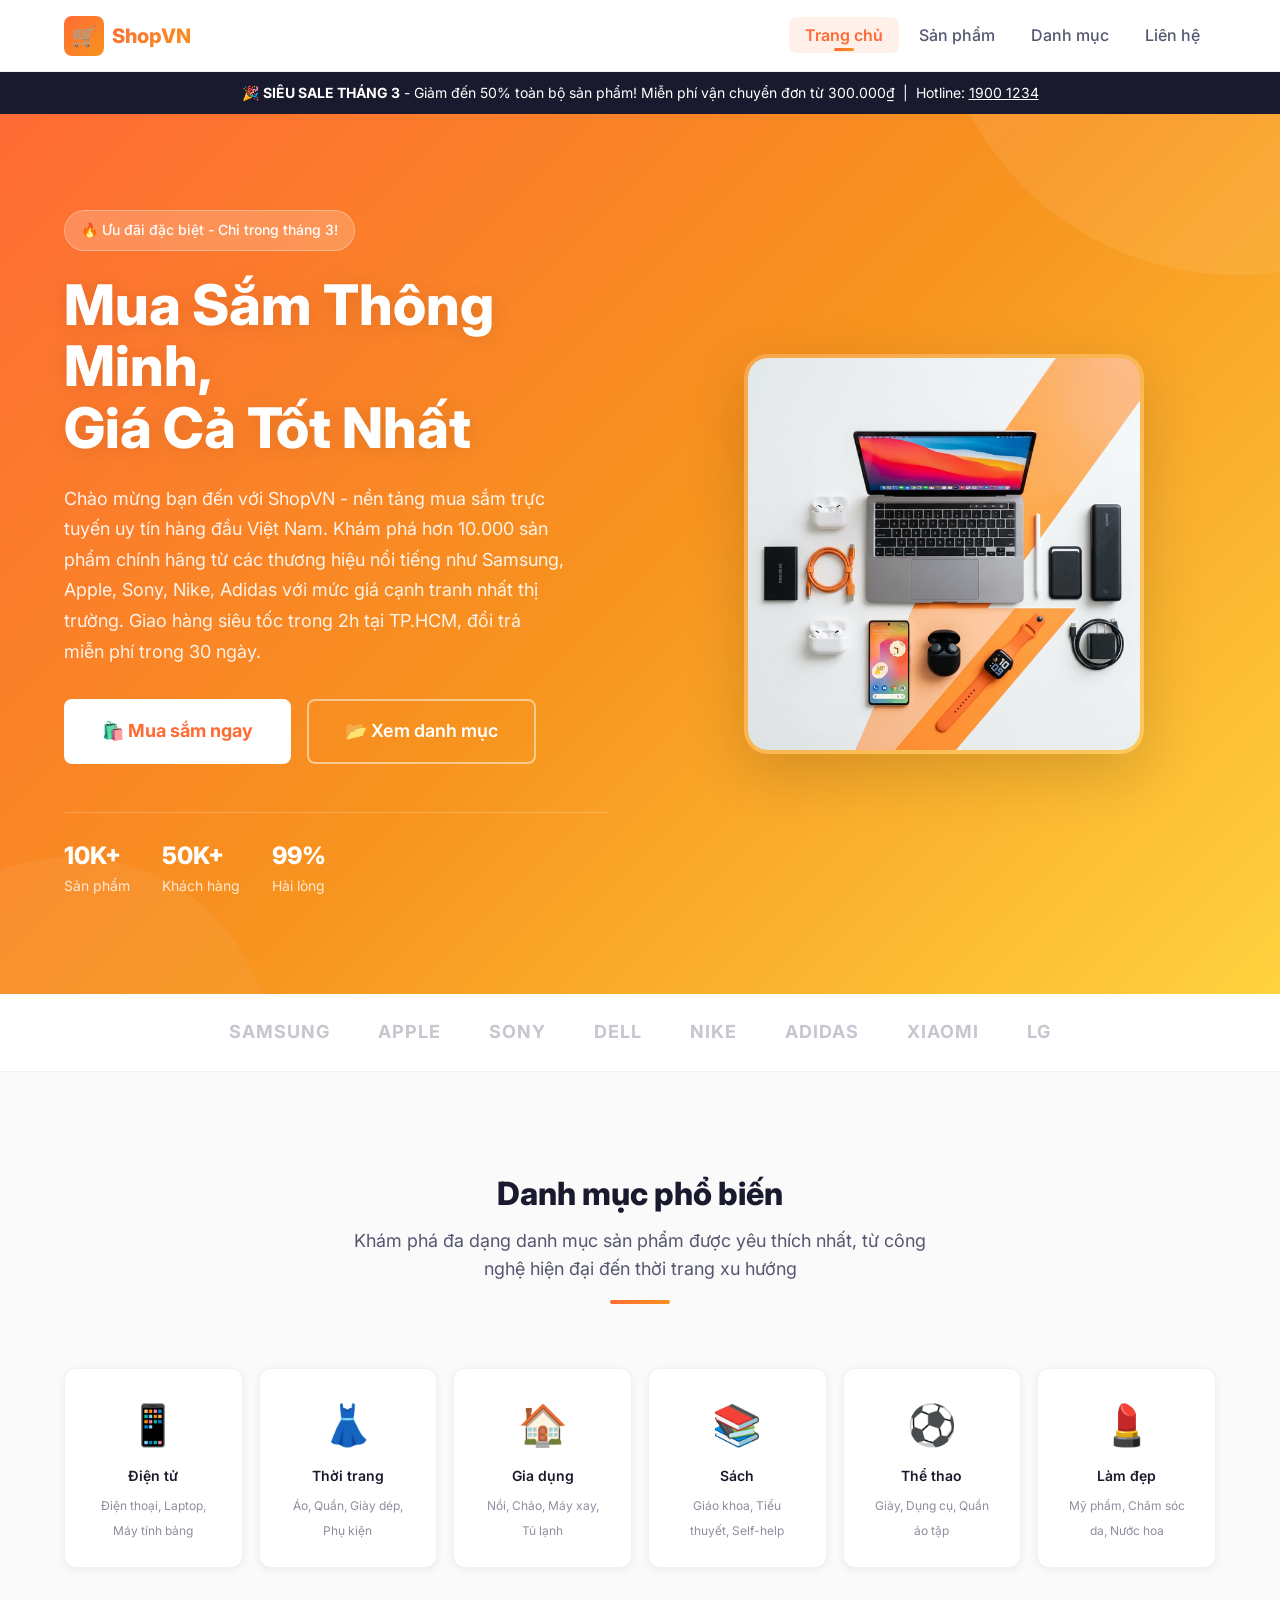
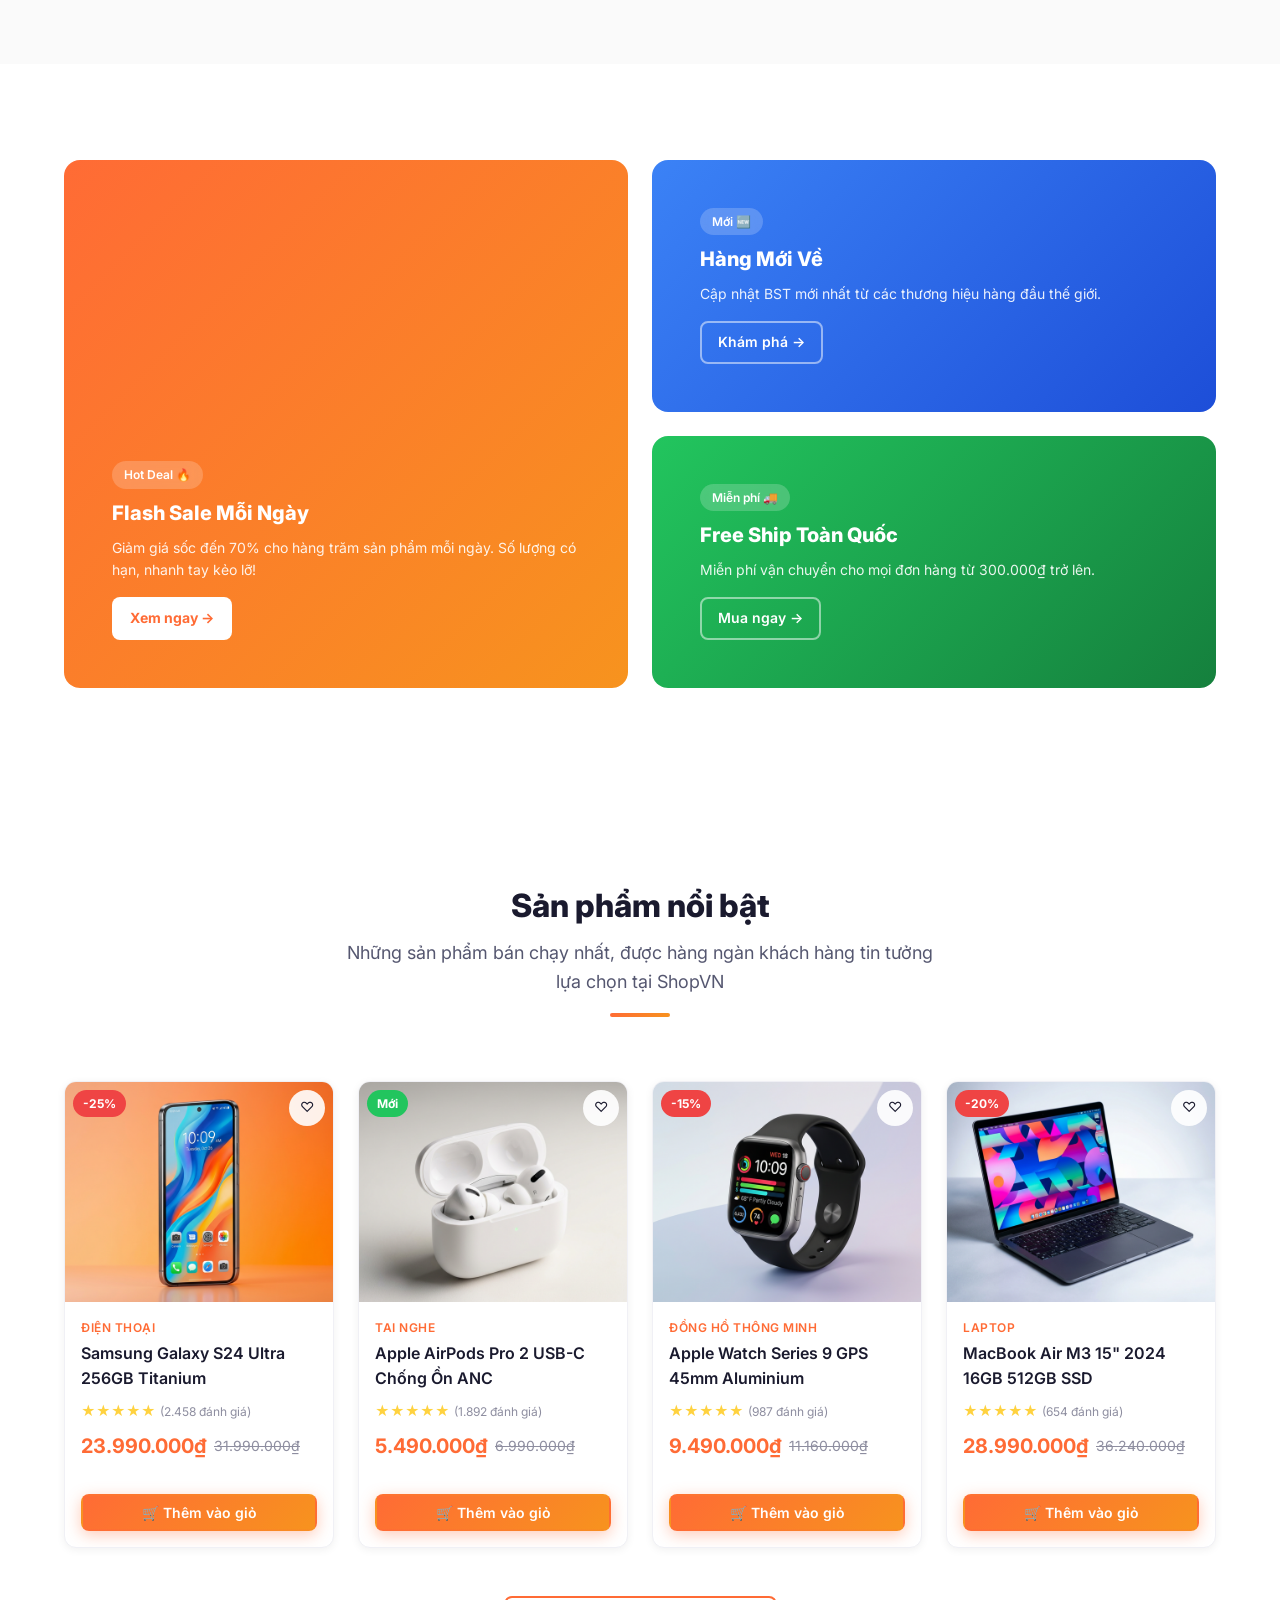
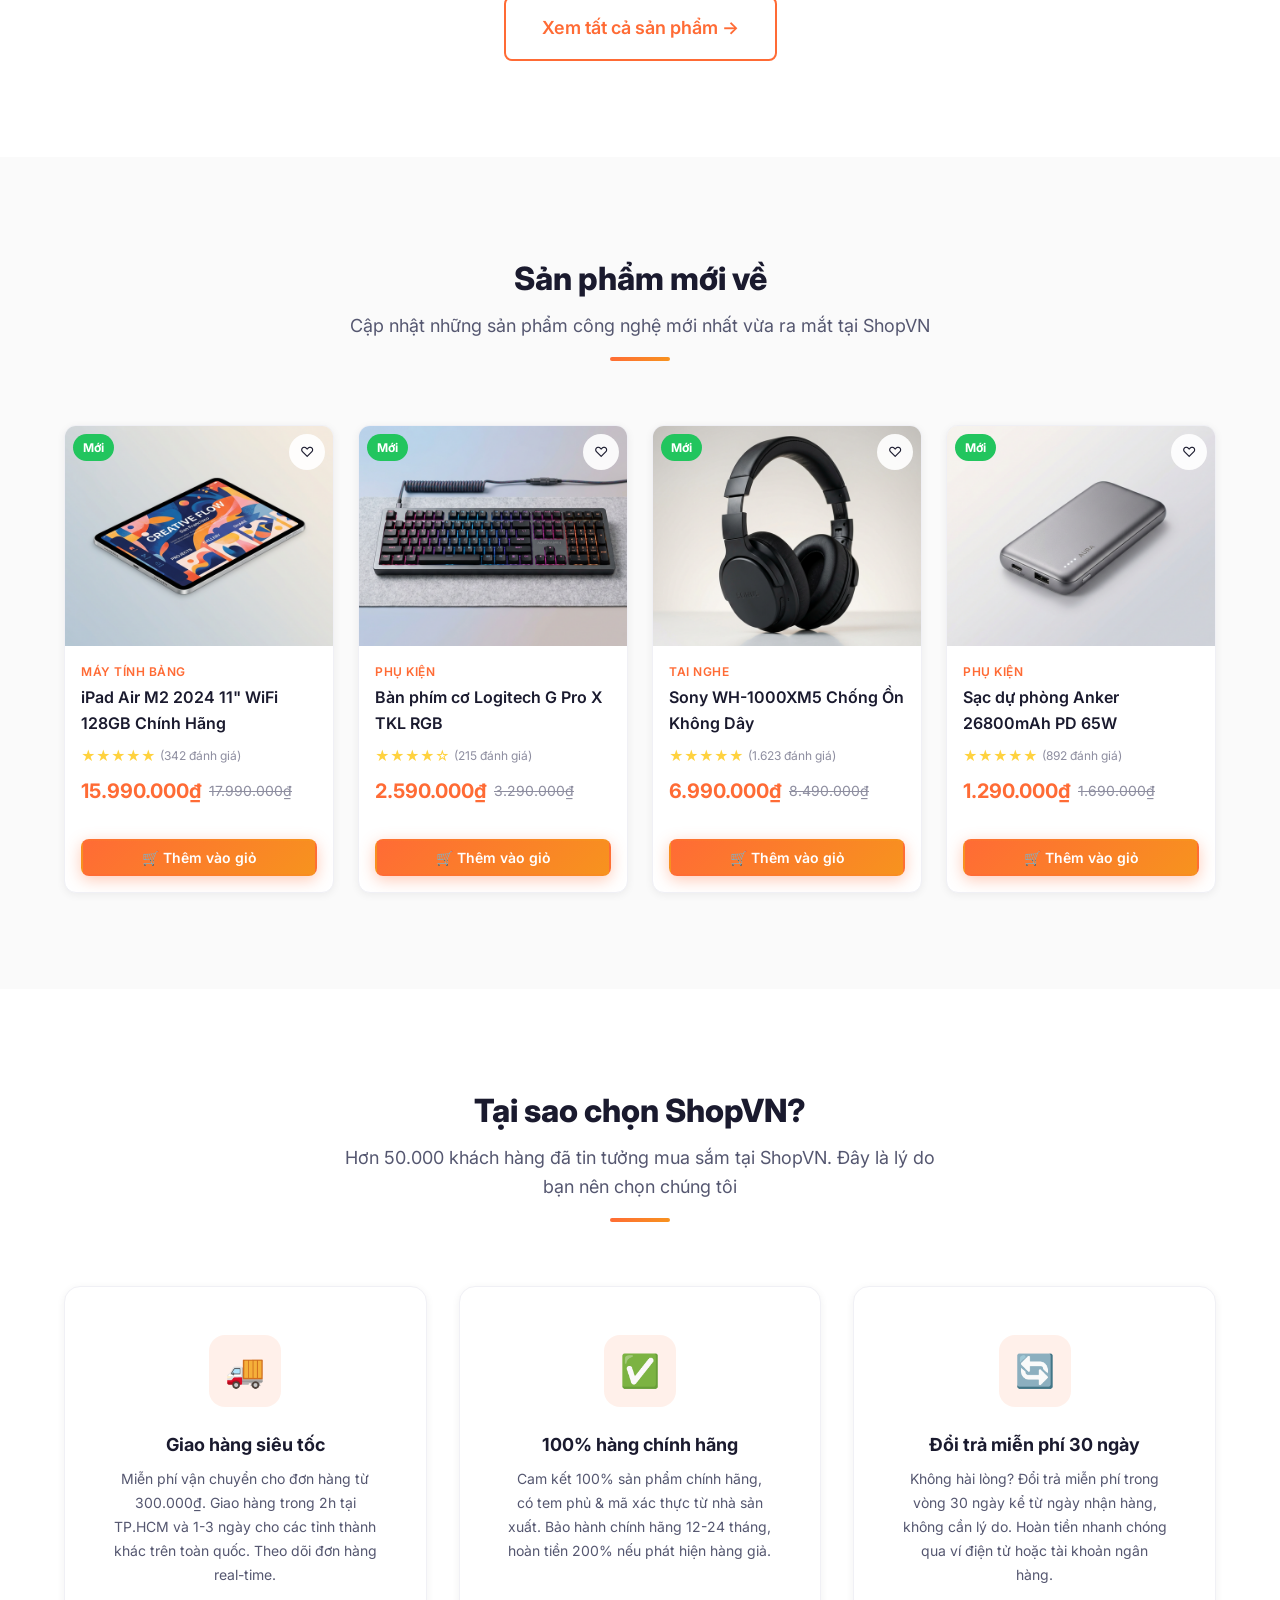
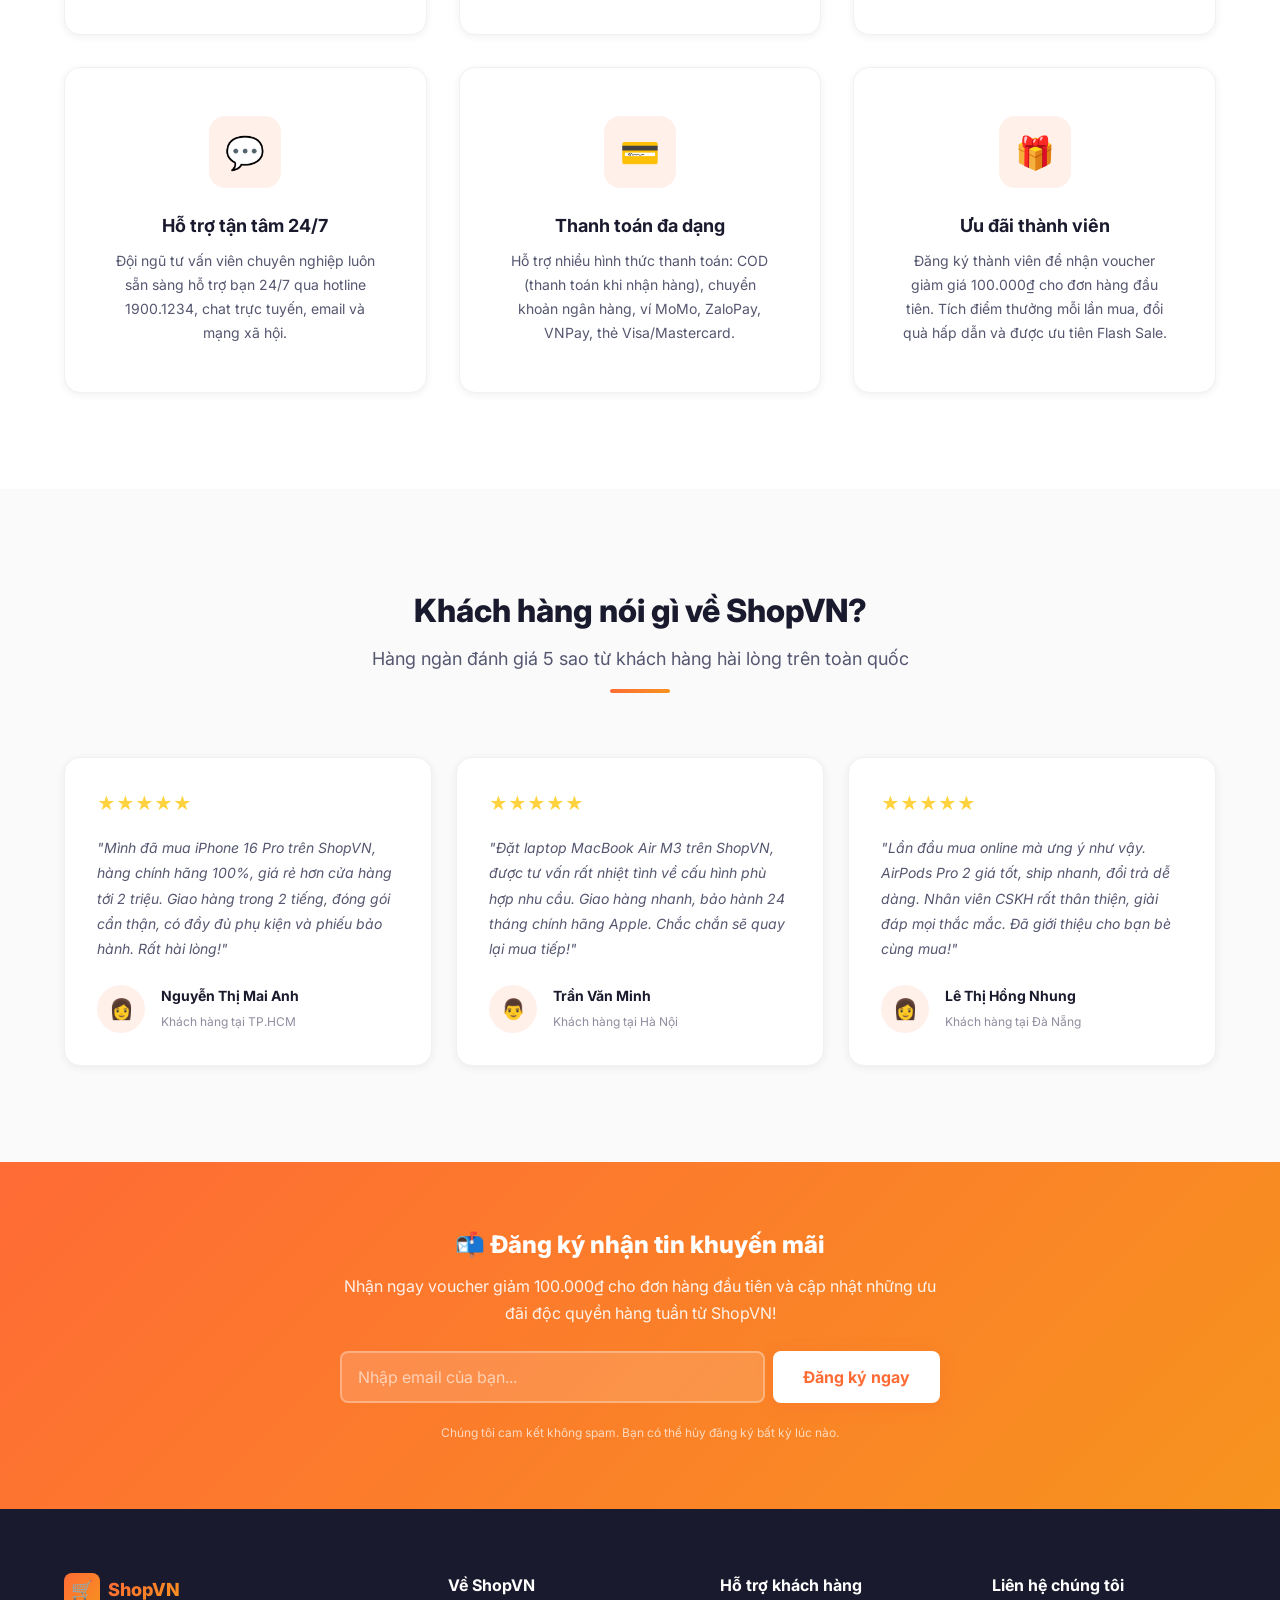
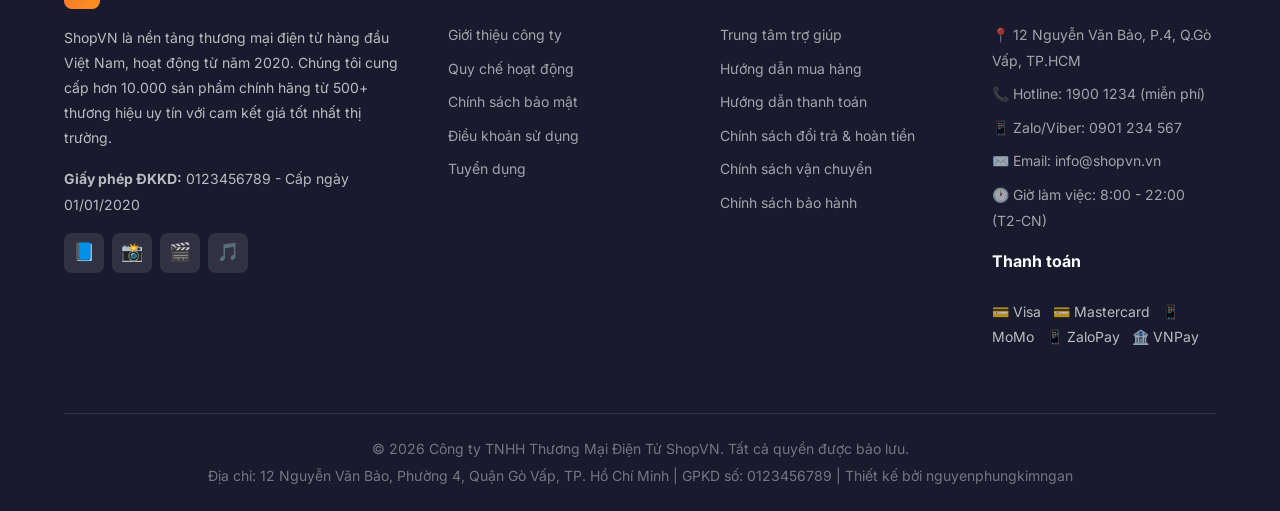
<file: index.html>
<!DOCTYPE html>
<html lang="vi">

<head>
  <meta charset="UTF-8">
  <meta name="viewport" content="width=device-width, initial-scale=1.0">
  <meta name="description"
    content="ShopVN - Trang thương mại điện tử hàng đầu Việt Nam. Mua sắm trực tuyến hàng ngàn sản phẩm chính hãng: điện thoại, laptop, thời trang, gia dụng với giá tốt nhất. Giao hàng nhanh toàn quốc, đổi trả miễn phí 30 ngày.">
  <meta name="keywords"
    content="mua sắm online, thương mại điện tử, shop online Việt Nam, điện thoại chính hãng, laptop giá rẻ, thời trang online, đồ gia dụng, ShopVN">
  <meta name="author" content="ShopVN - Công ty TNHH Thương Mại Điện Tử ShopVN">
  <meta name="robots" content="index, follow">

  <!-- Open Graph / Facebook -->
  <meta property="og:title" content="ShopVN - Mua Sắm Online #1 Việt Nam | Hàng Chính Hãng, Giá Tốt Nhất">
  <meta property="og:description"
    content="Khám phá hàng ngàn sản phẩm chính hãng với giá tốt nhất tại ShopVN. Giao hàng nhanh, đổi trả miễn phí.">
  <meta property="og:type" content="website">
  <meta property="og:url" content="https://shopvn.vn">
  <meta property="og:image" content="images/hero-banner.png">
  <meta property="og:locale" content="vi_VN">

  <!-- Twitter Card -->
  <meta name="twitter:card" content="summary_large_image">
  <meta name="twitter:title" content="ShopVN - Mua Sắm Online #1 Việt Nam">
  <meta name="twitter:description" content="Hàng ngàn sản phẩm chính hãng, giá tốt nhất thị trường.">

  <title>ShopVN - Mua Sắm Online Hàng Đầu Việt Nam | Hàng Chính Hãng, Giá Tốt</title>
  <link rel="stylesheet" href="css/style.css">
</head>

<body>

  <!-- ========== HEADER ========== -->
  <header class="header" id="header">
    <div class="container">
      <a href="index.html" class="logo" title="ShopVN - Trang chủ">
        <div class="logo-icon">🛒</div>
        <span class="logo-text">ShopVN</span>
      </a>

      <nav class="nav" id="nav" aria-label="Menu chính">
        <ul class="nav-list">
          <li><a href="index.html" class="active">Trang chủ</a></li>
          <li><a href="san-pham.html">Sản phẩm</a></li>
          <li><a href="danh-muc.html">Danh mục</a></li>
          <li><a href="lien-he.html">Liên hệ</a></li>
        </ul>
      </nav>

      <button class="menu-toggle" id="menuToggle" aria-label="Mở menu điều hướng">
        <span></span>
        <span></span>
        <span></span>
      </button>
    </div>
  </header>

  <!-- ========== THÔNG BÁO TOP ========== -->
  <div class="top-banner">
    <div class="container">
      <p>🎉 <strong>SIÊU SALE THÁNG 3</strong> - Giảm đến 50% toàn bộ sản phẩm! Miễn phí vận chuyển đơn từ 300.000₫
        &nbsp;|&nbsp; Hotline: <a href="tel:19001234" style="color: var(--white); text-decoration: underline;">1900
          1234</a></p>
    </div>
  </div>

  <!-- ========== HERO SECTION ========== -->
  <section class="hero" id="hero">
    <div class="container">
      <div class="hero-content">
        <div class="hero-badge">🔥 Ưu đãi đặc biệt - Chỉ trong tháng 3!</div>
        <h1>Mua Sắm Thông Minh,<br>Giá Cả Tốt Nhất</h1>
        <p>Chào mừng bạn đến với ShopVN - nền tảng mua sắm trực tuyến uy tín hàng đầu Việt Nam. Khám phá hơn 10.000 sản
          phẩm chính hãng từ các thương hiệu nổi tiếng như Samsung, Apple, Sony, Nike, Adidas với mức giá cạnh tranh
          nhất thị trường. Giao hàng siêu tốc trong 2h tại TP.HCM, đổi trả miễn phí trong 30 ngày.</p>
        <div class="hero-buttons">
          <a href="san-pham.html" class="btn btn-white btn-lg">🛍️ Mua sắm ngay</a>
          <a href="danh-muc.html" class="btn btn-outline btn-lg">📂 Xem danh mục</a>
        </div>
        <div class="hero-stats">
          <div class="hero-stat">
            <strong>10K+</strong>
            <span>Sản phẩm</span>
          </div>
          <div class="hero-stat">
            <strong>50K+</strong>
            <span>Khách hàng</span>
          </div>
          <div class="hero-stat">
            <strong>99%</strong>
            <span>Hài lòng</span>
          </div>
        </div>
      </div>
      <div class="hero-visual">
        <div class="hero-image-wrapper">
          <img src="images/hero-banner.png"
            alt="Bộ sưu tập sản phẩm công nghệ nổi bật tại ShopVN - Điện thoại, Laptop, Tai nghe, Đồng hồ thông minh"
            loading="lazy">
        </div>
      </div>
    </div>
  </section>

  <!-- ========== THƯƠNG HIỆU ĐỐI TÁC ========== -->
  <section class="brands-section">
    <div class="container">
      <div class="brands-strip">
        <span class="brand-item">Samsung</span>
        <span class="brand-item">Apple</span>
        <span class="brand-item">Sony</span>
        <span class="brand-item">Dell</span>
        <span class="brand-item">Nike</span>
        <span class="brand-item">Adidas</span>
        <span class="brand-item">Xiaomi</span>
        <span class="brand-item">LG</span>
      </div>
    </div>
  </section>

  <!-- ========== DANH MỤC PHỔ BIẾN ========== -->
  <section class="section" id="categories">
    <div class="container">
      <div class="section-header">
        <h2>Danh mục phổ biến</h2>
        <p>Khám phá đa dạng danh mục sản phẩm được yêu thích nhất, từ công nghệ hiện đại đến thời trang xu hướng</p>
        <div class="accent-line"></div>
      </div>

      <div class="categories-small-grid">
        <a href="danh-muc.html" class="category-small-card" title="Xem danh mục Điện tử & Công nghệ">
          <span class="icon">📱</span>
          <h4>Điện tử</h4>
          <span>Điện thoại, Laptop, Máy tính bảng</span>
        </a>
        <a href="danh-muc.html" class="category-small-card" title="Xem danh mục Thời trang">
          <span class="icon">👗</span>
          <h4>Thời trang</h4>
          <span>Áo, Quần, Giày dép, Phụ kiện</span>
        </a>
        <a href="danh-muc.html" class="category-small-card" title="Xem danh mục Gia dụng">
          <span class="icon">🏠</span>
          <h4>Gia dụng</h4>
          <span>Nồi, Chảo, Máy xay, Tủ lạnh</span>
        </a>
        <a href="danh-muc.html" class="category-small-card" title="Xem danh mục Sách & VPP">
          <span class="icon">📚</span>
          <h4>Sách</h4>
          <span>Giáo khoa, Tiểu thuyết, Self-help</span>
        </a>
        <a href="danh-muc.html" class="category-small-card" title="Xem danh mục Thể thao">
          <span class="icon">⚽</span>
          <h4>Thể thao</h4>
          <span>Giày, Dụng cụ, Quần áo tập</span>
        </a>
        <a href="danh-muc.html" class="category-small-card" title="Xem danh mục Làm đẹp">
          <span class="icon">💄</span>
          <h4>Làm đẹp</h4>
          <span>Mỹ phẩm, Chăm sóc da, Nước hoa</span>
        </a>
      </div>
    </div>
  </section>

  <!-- ========== KHUYẾN MÃI NỔI BẬT ========== -->
  <section class="section promo-section">
    <div class="container">
      <div class="promo-grid">
        <div class="promo-card promo-large">
          <div class="promo-content">
            <span class="promo-tag">Hot Deal 🔥</span>
            <h3>Flash Sale Mỗi Ngày</h3>
            <p>Giảm giá sốc đến 70% cho hàng trăm sản phẩm mỗi ngày. Số lượng có hạn, nhanh tay kẻo lỡ!</p>
            <a href="san-pham.html" class="btn btn-white btn-sm">Xem ngay →</a>
          </div>
        </div>
        <div class="promo-card promo-small promo-blue">
          <div class="promo-content">
            <span class="promo-tag">Mới 🆕</span>
            <h3>Hàng Mới Về</h3>
            <p>Cập nhật BST mới nhất từ các thương hiệu hàng đầu thế giới.</p>
            <a href="san-pham.html" class="btn btn-outline btn-sm">Khám phá →</a>
          </div>
        </div>
        <div class="promo-card promo-small promo-green">
          <div class="promo-content">
            <span class="promo-tag">Miễn phí 🚚</span>
            <h3>Free Ship Toàn Quốc</h3>
            <p>Miễn phí vận chuyển cho mọi đơn hàng từ 300.000₫ trở lên.</p>
            <a href="san-pham.html" class="btn btn-outline btn-sm">Mua ngay →</a>
          </div>
        </div>
      </div>
    </div>
  </section>

  <!-- ========== SẢN PHẨM NỔI BẬT ========== -->
  <section class="section" style="background: var(--white);" id="featured">
    <div class="container">
      <div class="section-header">
        <h2>Sản phẩm nổi bật</h2>
        <p>Những sản phẩm bán chạy nhất, được hàng ngàn khách hàng tin tưởng lựa chọn tại ShopVN</p>
        <div class="accent-line"></div>
      </div>

      <div class="products-grid">
        <!-- Product 1 -->
        <div class="product-card">
          <div class="product-card-image">
            <img src="images/product-phone.png"
              alt="Điện thoại Samsung Galaxy S24 Ultra 256GB - Màn hình Dynamic AMOLED 6.8 inch, Camera 200MP">
            <span class="product-badge">-25%</span>
            <div class="product-wishlist" title="Thêm vào yêu thích">♡</div>
          </div>
          <div class="product-card-body">
            <div class="product-category">Điện thoại</div>
            <h3>Samsung Galaxy S24 Ultra 256GB Titanium</h3>
            <div class="product-rating">
              <span class="stars">★★★★★</span>
              <span class="rating-count">(2.458 đánh giá)</span>
            </div>
            <div class="product-price">
              <span class="price-current">23.990.000₫</span>
              <span class="price-original">31.990.000₫</span>
            </div>
          </div>
          <div class="product-card-footer">
            <button class="btn btn-primary btn-sm" style="width:100%">🛒 Thêm vào giỏ</button>
          </div>
        </div>

        <!-- Product 2 -->
        <div class="product-card">
          <div class="product-card-image">
            <img src="images/product-earbuds.png"
              alt="Tai nghe Apple AirPods Pro 2 USB-C - Chống ồn chủ động, Spatial Audio">
            <span class="product-badge new">Mới</span>
            <div class="product-wishlist" title="Thêm vào yêu thích">♡</div>
          </div>
          <div class="product-card-body">
            <div class="product-category">Tai nghe</div>
            <h3>Apple AirPods Pro 2 USB-C Chống Ồn ANC</h3>
            <div class="product-rating">
              <span class="stars">★★★★★</span>
              <span class="rating-count">(1.892 đánh giá)</span>
            </div>
            <div class="product-price">
              <span class="price-current">5.490.000₫</span>
              <span class="price-original">6.990.000₫</span>
            </div>
          </div>
          <div class="product-card-footer">
            <button class="btn btn-primary btn-sm" style="width:100%">🛒 Thêm vào giỏ</button>
          </div>
        </div>

        <!-- Product 3 -->
        <div class="product-card">
          <div class="product-card-image">
            <img src="images/product-watch.png"
              alt="Đồng hồ Apple Watch Series 9 GPS 45mm - Chip S9, Màn hình Always-On">
            <span class="product-badge">-15%</span>
            <div class="product-wishlist" title="Thêm vào yêu thích">♡</div>
          </div>
          <div class="product-card-body">
            <div class="product-category">Đồng hồ thông minh</div>
            <h3>Apple Watch Series 9 GPS 45mm Aluminium</h3>
            <div class="product-rating">
              <span class="stars">★★★★★</span>
              <span class="rating-count">(987 đánh giá)</span>
            </div>
            <div class="product-price">
              <span class="price-current">9.490.000₫</span>
              <span class="price-original">11.160.000₫</span>
            </div>
          </div>
          <div class="product-card-footer">
            <button class="btn btn-primary btn-sm" style="width:100%">🛒 Thêm vào giỏ</button>
          </div>
        </div>

        <!-- Product 4 -->
        <div class="product-card">
          <div class="product-card-image">
            <img src="images/product-laptop.png"
              alt="Laptop MacBook Air M3 15 inch 2024 - Chip Apple M3, 16GB RAM, 512GB SSD">
            <span class="product-badge">-20%</span>
            <div class="product-wishlist" title="Thêm vào yêu thích">♡</div>
          </div>
          <div class="product-card-body">
            <div class="product-category">Laptop</div>
            <h3>MacBook Air M3 15" 2024 16GB 512GB SSD</h3>
            <div class="product-rating">
              <span class="stars">★★★★★</span>
              <span class="rating-count">(654 đánh giá)</span>
            </div>
            <div class="product-price">
              <span class="price-current">28.990.000₫</span>
              <span class="price-original">36.240.000₫</span>
            </div>
          </div>
          <div class="product-card-footer">
            <button class="btn btn-primary btn-sm" style="width:100%">🛒 Thêm vào giỏ</button>
          </div>
        </div>
      </div>

      <div style="text-align: center; margin-top: var(--space-2xl);">
        <a href="san-pham.html" class="btn btn-outline-dark btn-lg">Xem tất cả sản phẩm →</a>
      </div>
    </div>
  </section>

  <!-- ========== SẢN PHẨM MỚI VỀ ========== -->
  <section class="section" id="new-arrivals">
    <div class="container">
      <div class="section-header">
        <h2>Sản phẩm mới về</h2>
        <p>Cập nhật những sản phẩm công nghệ mới nhất vừa ra mắt tại ShopVN</p>
        <div class="accent-line"></div>
      </div>

      <div class="products-grid">
        <!-- New Product 1 -->
        <div class="product-card">
          <div class="product-card-image">
            <img src="images/product-tablet.png"
              alt="Máy tính bảng iPad Air M2 2024 - Chip M2, Màn hình Liquid Retina 11 inch">
            <span class="product-badge new">Mới</span>
            <div class="product-wishlist" title="Thêm vào yêu thích">♡</div>
          </div>
          <div class="product-card-body">
            <div class="product-category">Máy tính bảng</div>
            <h3>iPad Air M2 2024 11" WiFi 128GB Chính Hãng</h3>
            <div class="product-rating">
              <span class="stars">★★★★★</span>
              <span class="rating-count">(342 đánh giá)</span>
            </div>
            <div class="product-price">
              <span class="price-current">15.990.000₫</span>
              <span class="price-original">17.990.000₫</span>
            </div>
          </div>
          <div class="product-card-footer">
            <button class="btn btn-primary btn-sm" style="width:100%">🛒 Thêm vào giỏ</button>
          </div>
        </div>

        <!-- New Product 2 -->
        <div class="product-card">
          <div class="product-card-image">
            <img src="images/product-keyboard.png"
              alt="Bàn phím cơ gaming Logitech G Pro X TKL - Switch GX Red, RGB LIGHTSYNC">
            <span class="product-badge new">Mới</span>
            <div class="product-wishlist" title="Thêm vào yêu thích">♡</div>
          </div>
          <div class="product-card-body">
            <div class="product-category">Phụ kiện</div>
            <h3>Bàn phím cơ Logitech G Pro X TKL RGB</h3>
            <div class="product-rating">
              <span class="stars">★★★★☆</span>
              <span class="rating-count">(215 đánh giá)</span>
            </div>
            <div class="product-price">
              <span class="price-current">2.590.000₫</span>
              <span class="price-original">3.290.000₫</span>
            </div>
          </div>
          <div class="product-card-footer">
            <button class="btn btn-primary btn-sm" style="width:100%">🛒 Thêm vào giỏ</button>
          </div>
        </div>

        <!-- New Product 3 -->
        <div class="product-card">
          <div class="product-card-image">
            <img src="images/product-headphones.png"
              alt="Tai nghe chụp tai Sony WH-1000XM5 - Chống ồn hàng đầu, 30h pin">
            <span class="product-badge new">Mới</span>
            <div class="product-wishlist" title="Thêm vào yêu thích">♡</div>
          </div>
          <div class="product-card-body">
            <div class="product-category">Tai nghe</div>
            <h3>Sony WH-1000XM5 Chống Ồn Không Dây</h3>
            <div class="product-rating">
              <span class="stars">★★★★★</span>
              <span class="rating-count">(1.623 đánh giá)</span>
            </div>
            <div class="product-price">
              <span class="price-current">6.990.000₫</span>
              <span class="price-original">8.490.000₫</span>
            </div>
          </div>
          <div class="product-card-footer">
            <button class="btn btn-primary btn-sm" style="width:100%">🛒 Thêm vào giỏ</button>
          </div>
        </div>

        <!-- New Product 4 -->
        <div class="product-card">
          <div class="product-card-image">
            <img src="images/product-charger.png"
              alt="Sạc dự phòng Anker PowerCore 26800mAh - Sạc nhanh PD 65W, 3 cổng">
            <span class="product-badge new">Mới</span>
            <div class="product-wishlist" title="Thêm vào yêu thích">♡</div>
          </div>
          <div class="product-card-body">
            <div class="product-category">Phụ kiện</div>
            <h3>Sạc dự phòng Anker 26800mAh PD 65W</h3>
            <div class="product-rating">
              <span class="stars">★★★★★</span>
              <span class="rating-count">(892 đánh giá)</span>
            </div>
            <div class="product-price">
              <span class="price-current">1.290.000₫</span>
              <span class="price-original">1.690.000₫</span>
            </div>
          </div>
          <div class="product-card-footer">
            <button class="btn btn-primary btn-sm" style="width:100%">🛒 Thêm vào giỏ</button>
          </div>
        </div>
      </div>
    </div>
  </section>

  <!-- ========== TẠI SAO CHỌN CHÚNG TÔI ========== -->
  <section class="section" style="background: var(--white);" id="features">
    <div class="container">
      <div class="section-header">
        <h2>Tại sao chọn ShopVN?</h2>
        <p>Hơn 50.000 khách hàng đã tin tưởng mua sắm tại ShopVN. Đây là lý do bạn nên chọn chúng tôi</p>
        <div class="accent-line"></div>
      </div>

      <div class="features-grid">
        <div class="feature-card">
          <div class="feature-icon">🚚</div>
          <h3>Giao hàng siêu tốc</h3>
          <p>Miễn phí vận chuyển cho đơn hàng từ 300.000₫. Giao hàng trong 2h tại TP.HCM và 1-3 ngày cho các tỉnh thành
            khác trên toàn quốc. Theo dõi đơn hàng real-time.</p>
        </div>
        <div class="feature-card">
          <div class="feature-icon">✅</div>
          <h3>100% hàng chính hãng</h3>
          <p>Cam kết 100% sản phẩm chính hãng, có tem phủ & mã xác thực từ nhà sản xuất. Bảo hành chính hãng 12-24
            tháng, hoàn tiền 200% nếu phát hiện hàng giả.</p>
        </div>
        <div class="feature-card">
          <div class="feature-icon">🔄</div>
          <h3>Đổi trả miễn phí 30 ngày</h3>
          <p>Không hài lòng? Đổi trả miễn phí trong vòng 30 ngày kể từ ngày nhận hàng, không cần lý do. Hoàn tiền nhanh
            chóng qua ví điện tử hoặc tài khoản ngân hàng.</p>
        </div>
        <div class="feature-card">
          <div class="feature-icon">💬</div>
          <h3>Hỗ trợ tận tâm 24/7</h3>
          <p>Đội ngũ tư vấn viên chuyên nghiệp luôn sẵn sàng hỗ trợ bạn 24/7 qua hotline 1900.1234, chat trực tuyến,
            email và mạng xã hội.</p>
        </div>
        <div class="feature-card">
          <div class="feature-icon">💳</div>
          <h3>Thanh toán đa dạng</h3>
          <p>Hỗ trợ nhiều hình thức thanh toán: COD (thanh toán khi nhận hàng), chuyển khoản ngân hàng, ví MoMo,
            ZaloPay, VNPay, thẻ Visa/Mastercard.</p>
        </div>
        <div class="feature-card">
          <div class="feature-icon">🎁</div>
          <h3>Ưu đãi thành viên</h3>
          <p>Đăng ký thành viên để nhận voucher giảm giá 100.000₫ cho đơn hàng đầu tiên. Tích điểm thưởng mỗi lần mua,
            đổi quà hấp dẫn và được ưu tiên Flash Sale.</p>
        </div>
      </div>
    </div>
  </section>

  <!-- ========== ĐÁNH GIÁ KHÁCH HÀNG ========== -->
  <section class="section" id="testimonials">
    <div class="container">
      <div class="section-header">
        <h2>Khách hàng nói gì về ShopVN?</h2>
        <p>Hàng ngàn đánh giá 5 sao từ khách hàng hài lòng trên toàn quốc</p>
        <div class="accent-line"></div>
      </div>

      <div class="testimonials-grid">
        <div class="testimonial-card">
          <div class="testimonial-stars">★★★★★</div>
          <p class="testimonial-text">"Mình đã mua iPhone 16 Pro trên ShopVN, hàng chính hãng 100%, giá rẻ hơn cửa hàng
            tới 2 triệu. Giao hàng trong 2 tiếng, đóng gói cẩn thận, có đầy đủ phụ kiện và phiếu bảo hành. Rất hài
            lòng!"</p>
          <div class="testimonial-author">
            <div class="testimonial-avatar">👩</div>
            <div>
              <strong>Nguyễn Thị Mai Anh</strong>
              <span>Khách hàng tại TP.HCM</span>
            </div>
          </div>
        </div>

        <div class="testimonial-card">
          <div class="testimonial-stars">★★★★★</div>
          <p class="testimonial-text">"Đặt laptop MacBook Air M3 trên ShopVN, được tư vấn rất nhiệt tình về cấu hình phù
            hợp nhu cầu. Giao hàng nhanh, bảo hành 24 tháng chính hãng Apple. Chắc chắn sẽ quay lại mua tiếp!"</p>
          <div class="testimonial-author">
            <div class="testimonial-avatar">👨</div>
            <div>
              <strong>Trần Văn Minh</strong>
              <span>Khách hàng tại Hà Nội</span>
            </div>
          </div>
        </div>

        <div class="testimonial-card">
          <div class="testimonial-stars">★★★★★</div>
          <p class="testimonial-text">"Lần đầu mua online mà ưng ý như vậy. AirPods Pro 2 giá tốt, ship nhanh, đổi trả
            dễ dàng. Nhân viên CSKH rất thân thiện, giải đáp mọi thắc mắc. Đã giới thiệu cho bạn bè cùng mua!"</p>
          <div class="testimonial-author">
            <div class="testimonial-avatar">👩</div>
            <div>
              <strong>Lê Thị Hồng Nhung</strong>
              <span>Khách hàng tại Đà Nẵng</span>
            </div>
          </div>
        </div>
      </div>
    </div>
  </section>

  <!-- ========== ĐĂNG KÝ NHẬN TIN ========== -->
  <section class="section newsletter-section">
    <div class="container">
      <div class="newsletter-content">
        <h2>📬 Đăng ký nhận tin khuyến mãi</h2>
        <p>Nhận ngay voucher giảm 100.000₫ cho đơn hàng đầu tiên và cập nhật những ưu đãi độc quyền hàng tuần từ ShopVN!
        </p>
        <form class="newsletter-form"
          onsubmit="event.preventDefault(); alert('✅ Đăng ký thành công! Kiểm tra email để nhận voucher giảm giá nhé.'); this.reset();">
          <input type="email" placeholder="Nhập email của bạn..." class="form-control" required
            aria-label="Email đăng ký nhận tin">
          <button type="submit" class="btn btn-primary">Đăng ký ngay</button>
        </form>
        <small>Chúng tôi cam kết không spam. Bạn có thể hủy đăng ký bất kỳ lúc nào.</small>
      </div>
    </div>
  </section>

  <!-- ========== FOOTER ========== -->
  <footer class="footer" id="footer">
    <div class="container">
      <div class="footer-grid">
        <div class="footer-section">
          <div class="footer-logo">
            <div class="logo-icon">🛒</div>
            <span class="logo-text">ShopVN</span>
          </div>
          <p>ShopVN là nền tảng thương mại điện tử hàng đầu Việt Nam, hoạt động từ năm 2020. Chúng tôi cung cấp hơn
            10.000 sản phẩm chính hãng từ 500+ thương hiệu uy tín với cam kết giá tốt nhất thị trường.</p>
          <p><strong>Giấy phép ĐKKD:</strong> 0123456789 - Cấp ngày 01/01/2020</p>
          <div class="social-links">
            <a href="#" class="social-link" aria-label="Facebook" title="Theo dõi ShopVN trên Facebook">📘</a>
            <a href="#" class="social-link" aria-label="Instagram" title="Theo dõi ShopVN trên Instagram">📸</a>
            <a href="#" class="social-link" aria-label="Youtube" title="Xem kênh Youtube ShopVN">🎬</a>
            <a href="#" class="social-link" aria-label="TikTok" title="Theo dõi ShopVN trên TikTok">🎵</a>
          </div>
        </div>

        <div class="footer-section">
          <h4>Về ShopVN</h4>
          <ul class="footer-links">
            <li><a href="#">Giới thiệu công ty</a></li>
            <li><a href="#">Quy chế hoạt động</a></li>
            <li><a href="#">Chính sách bảo mật</a></li>
            <li><a href="#">Điều khoản sử dụng</a></li>
            <li><a href="#">Tuyển dụng</a></li>
          </ul>
        </div>

        <div class="footer-section">
          <h4>Hỗ trợ khách hàng</h4>
          <ul class="footer-links">
            <li><a href="#">Trung tâm trợ giúp</a></li>
            <li><a href="#">Hướng dẫn mua hàng</a></li>
            <li><a href="#">Hướng dẫn thanh toán</a></li>
            <li><a href="#">Chính sách đổi trả & hoàn tiền</a></li>
            <li><a href="#">Chính sách vận chuyển</a></li>
            <li><a href="#">Chính sách bảo hành</a></li>
          </ul>
        </div>

        <div class="footer-section">
          <h4>Liên hệ chúng tôi</h4>
          <ul class="footer-links">
            <li><a href="#">📍 12 Nguyễn Văn Bảo, P.4, Q.Gò Vấp, TP.HCM</a></li>
            <li><a href="tel:19001234">📞 Hotline: 1900 1234 (miễn phí)</a></li>
            <li><a href="tel:0901234567">📱 Zalo/Viber: 0901 234 567</a></li>
            <li><a href="mailto:info@shopvn.vn">✉️ Email: info@shopvn.vn</a></li>
            <li><a href="#">🕐 Giờ làm việc: 8:00 - 22:00 (T2-CN)</a></li>
          </ul>
          <div style="margin-top: var(--space-md);">
            <h4>Thanh toán</h4>
            <p style="font-size: var(--font-size-sm); margin-top: var(--space-sm);">💳 Visa &nbsp; 💳 Mastercard &nbsp;
              📱 MoMo &nbsp; 📱 ZaloPay &nbsp; 🏦 VNPay</p>
          </div>
        </div>
      </div>

      <div class="footer-bottom">
        <p>© 2026 Công ty TNHH Thương Mại Điện Tử ShopVN. Tất cả quyền được bảo lưu.</p>
        <p style="margin-top: 4px;">Địa chỉ: 12 Nguyễn Văn Bảo, Phường 4, Quận Gò Vấp, TP. Hồ Chí Minh | GPKD số:
          0123456789 | Thiết kế bởi nguyenphungkimngan</p>
      </div>
    </div>
  </footer>

  <!-- ========== JAVASCRIPT ========== -->
  <script>
    // Mobile menu toggle
    const menuToggle = document.getElementById('menuToggle');
    const nav = document.getElementById('nav');

    menuToggle.addEventListener('click', () => {
      nav.classList.toggle('active');
      menuToggle.classList.toggle('active');
    });

    // Header shadow on scroll
    const header = document.getElementById('header');
    window.addEventListener('scroll', () => {
      if (window.scrollY > 10) {
        header.classList.add('scrolled');
      } else {
        header.classList.remove('scrolled');
      }
    });

    // Close mobile menu when clicking a link
    document.querySelectorAll('.nav-list a').forEach(link => {
      link.addEventListener('click', () => {
        nav.classList.remove('active');
        menuToggle.classList.remove('active');
      });
    });
  </script>

</body>

</html>
</file>
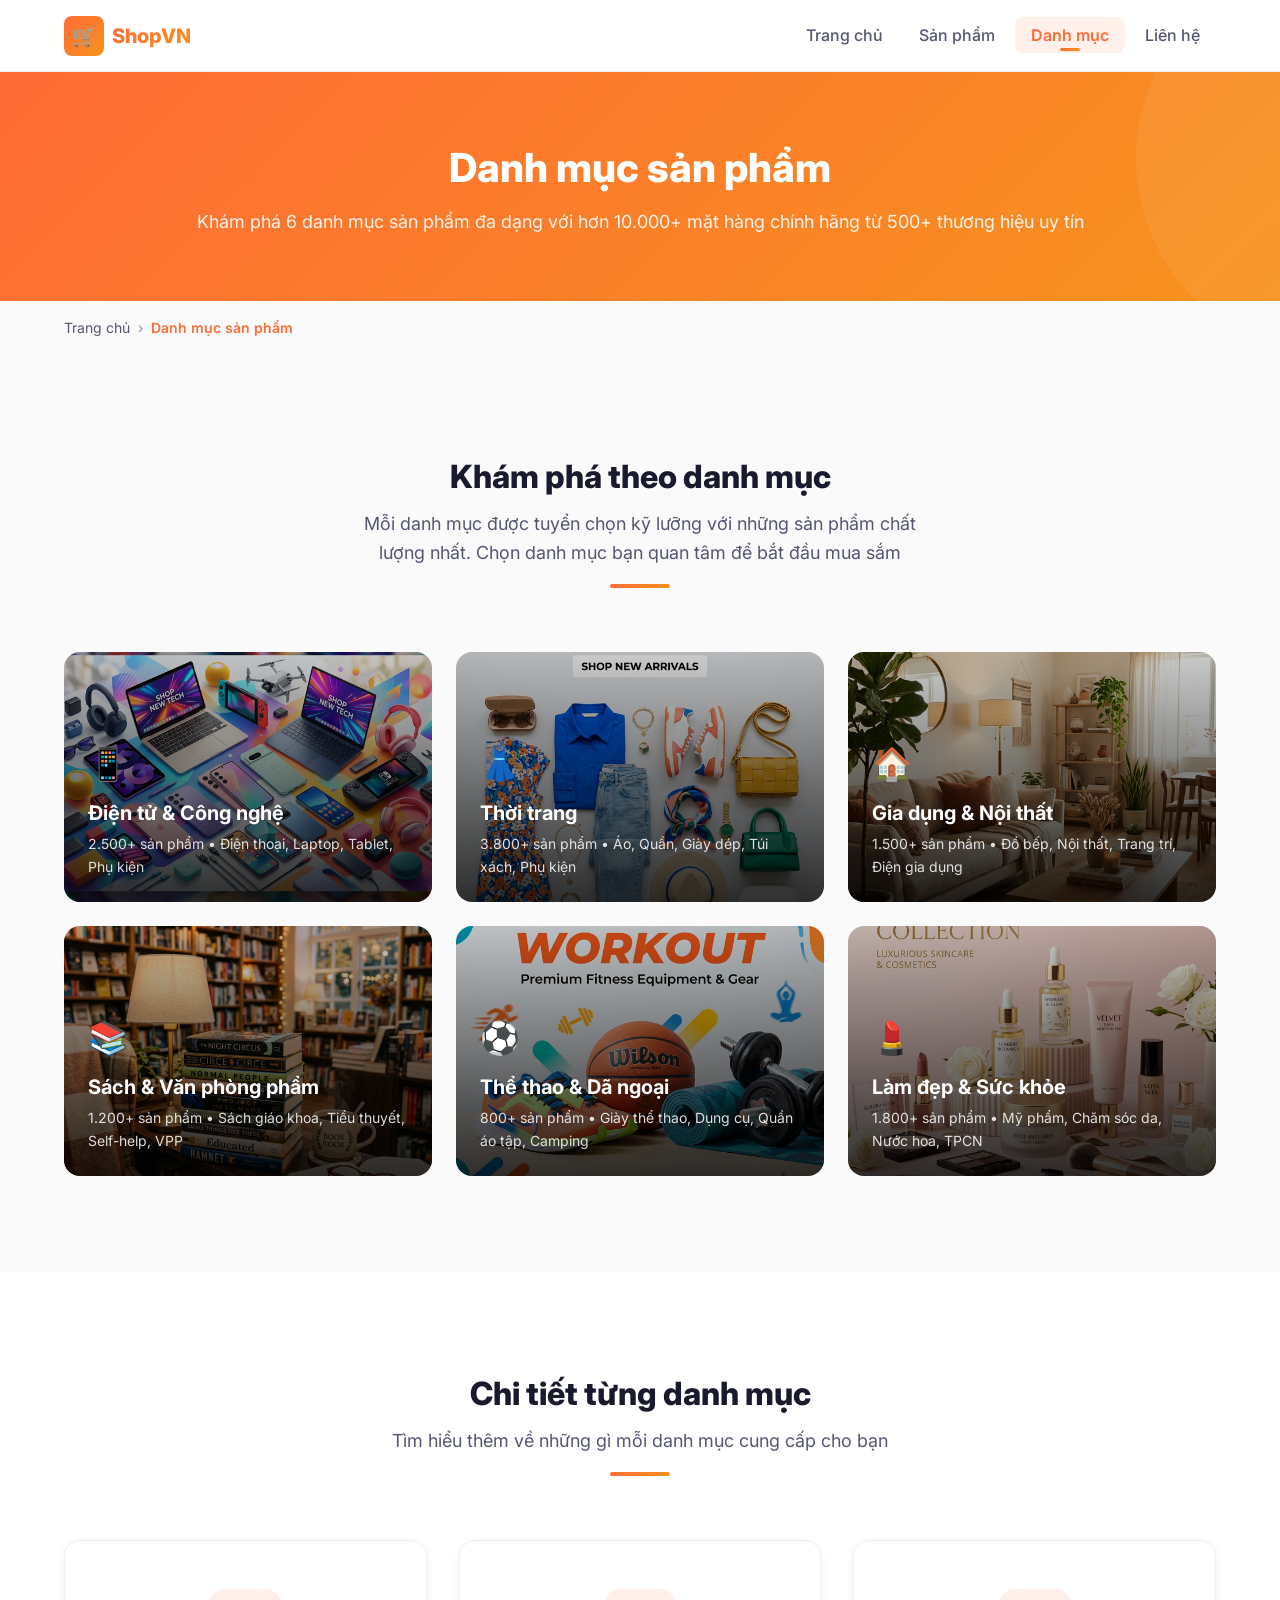
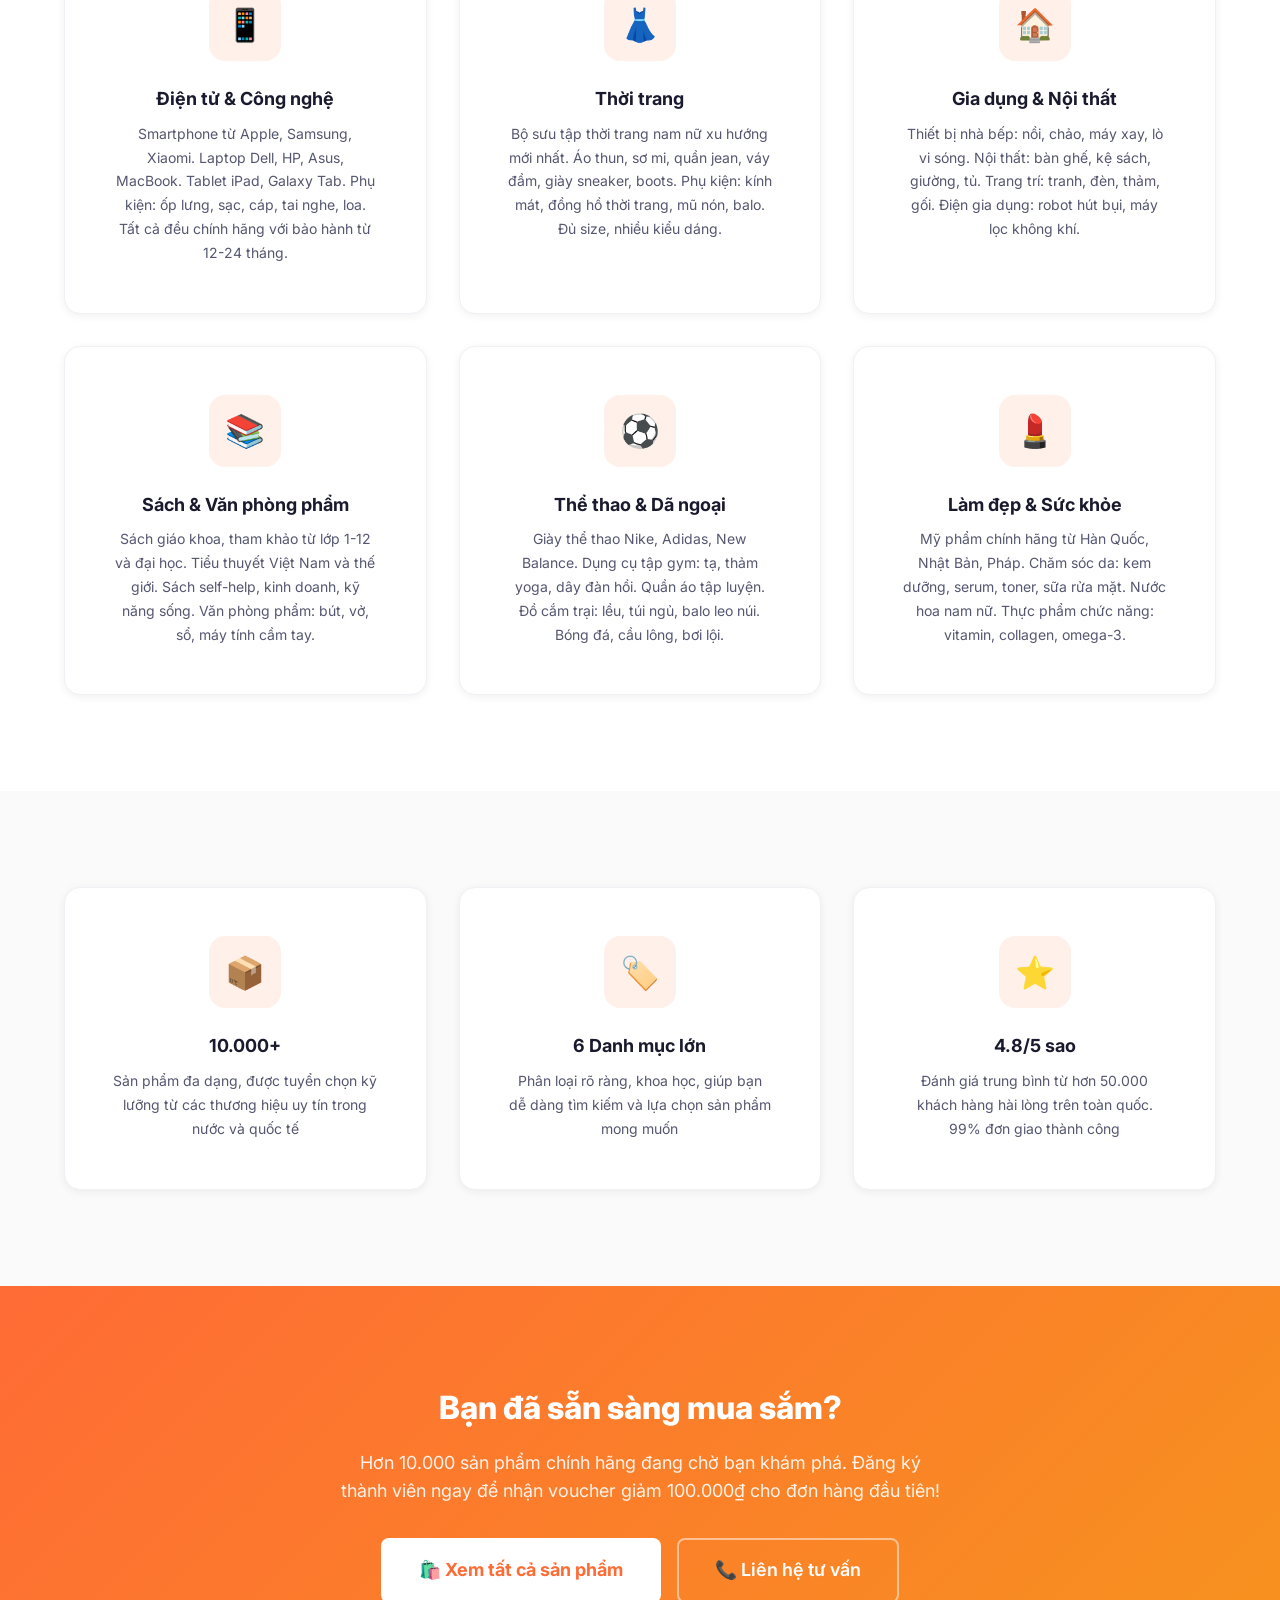
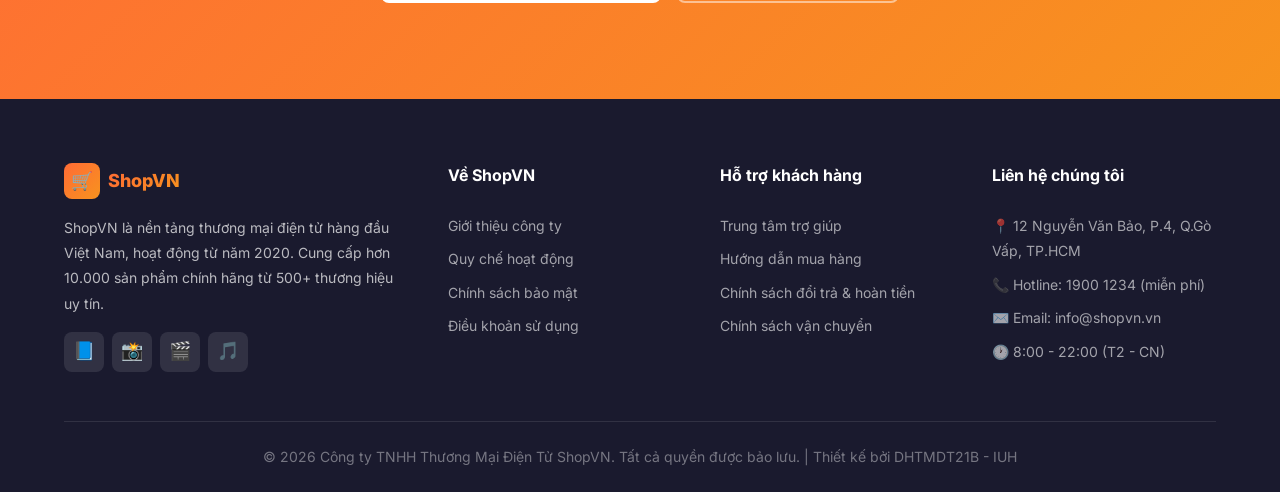
<file: danh-muc.html>
<!DOCTYPE html>
<html lang="vi">
<head>
  <meta charset="UTF-8">
  <meta name="viewport" content="width=device-width, initial-scale=1.0">
  <meta name="description" content="Danh mục sản phẩm tại ShopVN - 6 danh mục lớn: Điện tử & Công nghệ, Thời trang, Gia dụng & Nội thất, Sách & Văn phòng phẩm, Thể thao & Dã ngoại, Làm đẹp & Sức khỏe. Tìm sản phẩm phù hợp nhu cầu.">
  <meta name="keywords" content="danh mục sản phẩm, điện tử, thời trang, gia dụng, nội thất, sách, thể thao, làm đẹp, mỹ phẩm, ShopVN">
  <meta name="robots" content="index, follow">

  <meta property="og:title" content="Danh mục sản phẩm - ShopVN | 6 Danh mục, 10.000+ Sản phẩm">
  <meta property="og:description" content="Khám phá 6 danh mục sản phẩm phong phú tại ShopVN. Từ công nghệ đến thời trang, gia dụng đến làm đẹp.">
  <meta property="og:type" content="website">

  <title>Danh Mục Sản Phẩm - ShopVN | Điện Tử, Thời Trang, Gia Dụng & Nhiều Hơn</title>
  <link rel="stylesheet" href="css/style.css">
</head>
<body>

  <!-- ========== HEADER ========== -->
  <header class="header" id="header">
    <div class="container">
      <a href="index.html" class="logo" title="ShopVN - Trang chủ">
        <div class="logo-icon">🛒</div>
        <span class="logo-text">ShopVN</span>
      </a>
      <nav class="nav" id="nav" aria-label="Menu chính">
        <ul class="nav-list">
          <li><a href="index.html">Trang chủ</a></li>
          <li><a href="san-pham.html">Sản phẩm</a></li>
          <li><a href="danh-muc.html" class="active">Danh mục</a></li>
          <li><a href="lien-he.html">Liên hệ</a></li>
        </ul>
      </nav>
      <button class="menu-toggle" id="menuToggle" aria-label="Mở menu"><span></span><span></span><span></span></button>
    </div>
  </header>

  <!-- ========== PAGE HEADER ========== -->
  <section class="page-header">
    <div class="container">
      <h1>Danh mục sản phẩm</h1>
      <p>Khám phá 6 danh mục sản phẩm đa dạng với hơn 10.000+ mặt hàng chính hãng từ 500+ thương hiệu uy tín</p>
    </div>
  </section>

  <!-- ========== BREADCRUMB ========== -->
  <div class="container">
    <nav class="breadcrumb" aria-label="Điều hướng breadcrumb">
      <a href="index.html">Trang chủ</a>
      <span class="separator">›</span>
      <span class="current">Danh mục sản phẩm</span>
    </nav>
  </div>

  <!-- ========== DANH MỤC CHÍNH ========== -->
  <section class="section">
    <div class="container">
      <div class="section-header">
        <h2>Khám phá theo danh mục</h2>
        <p>Mỗi danh mục được tuyển chọn kỹ lưỡng với những sản phẩm chất lượng nhất. Chọn danh mục bạn quan tâm để bắt đầu mua sắm</p>
        <div class="accent-line"></div>
      </div>

      <div class="categories-grid">
        <!-- 1: Điện tử -->
        <a href="san-pham.html" class="category-card" title="Xem danh mục Điện tử & Công nghệ">
          <div class="category-card-bg" style="background-image: url('images/category-electronics.png')"></div>
          <div class="category-card-overlay"></div>
          <div class="category-card-content">
            <div class="category-card-icon">📱</div>
            <h3>Điện tử & Công nghệ</h3>
            <p>2.500+ sản phẩm • Điện thoại, Laptop, Tablet, Phụ kiện</p>
          </div>
        </a>

        <!-- 2: Thời trang -->
        <a href="san-pham.html" class="category-card" title="Xem danh mục Thời trang">
          <div class="category-card-bg" style="background-image: url('images/category-fashion.png')"></div>
          <div class="category-card-overlay"></div>
          <div class="category-card-content">
            <div class="category-card-icon">👗</div>
            <h3>Thời trang</h3>
            <p>3.800+ sản phẩm • Áo, Quần, Giày dép, Túi xách, Phụ kiện</p>
          </div>
        </a>

        <!-- 3: Gia dụng -->
        <a href="san-pham.html" class="category-card" title="Xem danh mục Gia dụng & Nội thất">
          <div class="category-card-bg" style="background-image: url('images/category-home.png')"></div>
          <div class="category-card-overlay"></div>
          <div class="category-card-content">
            <div class="category-card-icon">🏠</div>
            <h3>Gia dụng & Nội thất</h3>
            <p>1.500+ sản phẩm • Đồ bếp, Nội thất, Trang trí, Điện gia dụng</p>
          </div>
        </a>

        <!-- 4: Sách -->
        <a href="san-pham.html" class="category-card" title="Xem danh mục Sách & Văn phòng phẩm">
          <div class="category-card-bg" style="background-image: url('images/category-books.png')"></div>
          <div class="category-card-overlay"></div>
          <div class="category-card-content">
            <div class="category-card-icon">📚</div>
            <h3>Sách & Văn phòng phẩm</h3>
            <p>1.200+ sản phẩm • Sách giáo khoa, Tiểu thuyết, Self-help, VPP</p>
          </div>
        </a>

        <!-- 5: Thể thao -->
        <a href="san-pham.html" class="category-card" title="Xem danh mục Thể thao & Dã ngoại">
          <div class="category-card-bg" style="background-image: url('images/category-sports.png')"></div>
          <div class="category-card-overlay"></div>
          <div class="category-card-content">
            <div class="category-card-icon">⚽</div>
            <h3>Thể thao & Dã ngoại</h3>
            <p>800+ sản phẩm • Giày thể thao, Dụng cụ, Quần áo tập, Camping</p>
          </div>
        </a>

        <!-- 6: Làm đẹp -->
        <a href="san-pham.html" class="category-card" title="Xem danh mục Làm đẹp & Sức khỏe">
          <div class="category-card-bg" style="background-image: url('images/category-beauty.png')"></div>
          <div class="category-card-overlay"></div>
          <div class="category-card-content">
            <div class="category-card-icon">💄</div>
            <h3>Làm đẹp & Sức khỏe</h3>
            <p>1.800+ sản phẩm • Mỹ phẩm, Chăm sóc da, Nước hoa, TPCN</p>
          </div>
        </a>
      </div>
    </div>
  </section>

  <!-- ========== CHI TIẾT DANH MỤC ========== -->
  <section class="section" style="background: var(--white);">
    <div class="container">
      <div class="section-header">
        <h2>Chi tiết từng danh mục</h2>
        <p>Tìm hiểu thêm về những gì mỗi danh mục cung cấp cho bạn</p>
        <div class="accent-line"></div>
      </div>

      <div class="features-grid">
        <div class="feature-card">
          <div class="feature-icon">📱</div>
          <h3>Điện tử & Công nghệ</h3>
          <p>Smartphone từ Apple, Samsung, Xiaomi. Laptop Dell, HP, Asus, MacBook. Tablet iPad, Galaxy Tab. Phụ kiện: ốp lưng, sạc, cáp, tai nghe, loa. Tất cả đều chính hãng với bảo hành từ 12-24 tháng.</p>
        </div>
        <div class="feature-card">
          <div class="feature-icon">👗</div>
          <h3>Thời trang</h3>
          <p>Bộ sưu tập thời trang nam nữ xu hướng mới nhất. Áo thun, sơ mi, quần jean, váy đầm, giày sneaker, boots. Phụ kiện: kính mát, đồng hồ thời trang, mũ nón, balo. Đủ size, nhiều kiểu dáng.</p>
        </div>
        <div class="feature-card">
          <div class="feature-icon">🏠</div>
          <h3>Gia dụng & Nội thất</h3>
          <p>Thiết bị nhà bếp: nồi, chảo, máy xay, lò vi sóng. Nội thất: bàn ghế, kệ sách, giường, tủ. Trang trí: tranh, đèn, thảm, gối. Điện gia dụng: robot hút bụi, máy lọc không khí.</p>
        </div>
        <div class="feature-card">
          <div class="feature-icon">📚</div>
          <h3>Sách & Văn phòng phẩm</h3>
          <p>Sách giáo khoa, tham khảo từ lớp 1-12 và đại học. Tiểu thuyết Việt Nam và thế giới. Sách self-help, kinh doanh, kỹ năng sống. Văn phòng phẩm: bút, vở, sổ, máy tính cầm tay.</p>
        </div>
        <div class="feature-card">
          <div class="feature-icon">⚽</div>
          <h3>Thể thao & Dã ngoại</h3>
          <p>Giày thể thao Nike, Adidas, New Balance. Dụng cụ tập gym: tạ, thảm yoga, dây đàn hồi. Quần áo tập luyện. Đồ cắm trại: lều, túi ngủ, balo leo núi. Bóng đá, cầu lông, bơi lội.</p>
        </div>
        <div class="feature-card">
          <div class="feature-icon">💄</div>
          <h3>Làm đẹp & Sức khỏe</h3>
          <p>Mỹ phẩm chính hãng từ Hàn Quốc, Nhật Bản, Pháp. Chăm sóc da: kem dưỡng, serum, toner, sữa rửa mặt. Nước hoa nam nữ. Thực phẩm chức năng: vitamin, collagen, omega-3.</p>
        </div>
      </div>
    </div>
  </section>

  <!-- ========== THỐNG KÊ ========== -->
  <section class="section">
    <div class="container">
      <div class="features-grid">
        <div class="feature-card">
          <div class="feature-icon">📦</div>
          <h3>10.000+</h3>
          <p>Sản phẩm đa dạng, được tuyển chọn kỹ lưỡng từ các thương hiệu uy tín trong nước và quốc tế</p>
        </div>
        <div class="feature-card">
          <div class="feature-icon">🏷️</div>
          <h3>6 Danh mục lớn</h3>
          <p>Phân loại rõ ràng, khoa học, giúp bạn dễ dàng tìm kiếm và lựa chọn sản phẩm mong muốn</p>
        </div>
        <div class="feature-card">
          <div class="feature-icon">⭐</div>
          <h3>4.8/5 sao</h3>
          <p>Đánh giá trung bình từ hơn 50.000 khách hàng hài lòng trên toàn quốc. 99% đơn giao thành công</p>
        </div>
      </div>
    </div>
  </section>

  <!-- ========== CTA ========== -->
  <section class="section" style="background: var(--gradient); text-align: center; color: var(--white);">
    <div class="container">
      <h2 style="font-size: var(--font-size-3xl); font-weight: 800; margin-bottom: var(--space-md);">Bạn đã sẵn sàng mua sắm?</h2>
      <p style="font-size: var(--font-size-lg); opacity: 0.9; margin-bottom: var(--space-xl); max-width: 600px; margin-left: auto; margin-right: auto;">Hơn 10.000 sản phẩm chính hãng đang chờ bạn khám phá. Đăng ký thành viên ngay để nhận voucher giảm 100.000₫ cho đơn hàng đầu tiên!</p>
      <div style="display: flex; gap: var(--space-md); justify-content: center; flex-wrap: wrap;">
        <a href="san-pham.html" class="btn btn-white btn-lg">🛍️ Xem tất cả sản phẩm</a>
        <a href="lien-he.html" class="btn btn-outline btn-lg">📞 Liên hệ tư vấn</a>
      </div>
    </div>
  </section>

  <!-- ========== FOOTER ========== -->
  <footer class="footer">
    <div class="container">
      <div class="footer-grid">
        <div class="footer-section">
          <div class="footer-logo">
            <div class="logo-icon">🛒</div>
            <span class="logo-text">ShopVN</span>
          </div>
          <p>ShopVN là nền tảng thương mại điện tử hàng đầu Việt Nam, hoạt động từ năm 2020. Cung cấp hơn 10.000 sản phẩm chính hãng từ 500+ thương hiệu uy tín.</p>
          <div class="social-links">
            <a href="#" class="social-link" aria-label="Facebook">📘</a>
            <a href="#" class="social-link" aria-label="Instagram">📸</a>
            <a href="#" class="social-link" aria-label="Youtube">🎬</a>
            <a href="#" class="social-link" aria-label="TikTok">🎵</a>
          </div>
        </div>
        <div class="footer-section">
          <h4>Về ShopVN</h4>
          <ul class="footer-links">
            <li><a href="#">Giới thiệu công ty</a></li>
            <li><a href="#">Quy chế hoạt động</a></li>
            <li><a href="#">Chính sách bảo mật</a></li>
            <li><a href="#">Điều khoản sử dụng</a></li>
          </ul>
        </div>
        <div class="footer-section">
          <h4>Hỗ trợ khách hàng</h4>
          <ul class="footer-links">
            <li><a href="#">Trung tâm trợ giúp</a></li>
            <li><a href="#">Hướng dẫn mua hàng</a></li>
            <li><a href="#">Chính sách đổi trả & hoàn tiền</a></li>
            <li><a href="#">Chính sách vận chuyển</a></li>
          </ul>
        </div>
        <div class="footer-section">
          <h4>Liên hệ chúng tôi</h4>
          <ul class="footer-links">
            <li><a href="#">📍 12 Nguyễn Văn Bảo, P.4, Q.Gò Vấp, TP.HCM</a></li>
            <li><a href="tel:19001234">📞 Hotline: 1900 1234 (miễn phí)</a></li>
            <li><a href="mailto:info@shopvn.vn">✉️ Email: info@shopvn.vn</a></li>
            <li><a href="#">🕐 8:00 - 22:00 (T2 - CN)</a></li>
          </ul>
        </div>
      </div>
      <div class="footer-bottom">
        <p>© 2026 Công ty TNHH Thương Mại Điện Tử ShopVN. Tất cả quyền được bảo lưu. | Thiết kế bởi DHTMDT21B - IUH</p>
      </div>
    </div>
  </footer>

  <script>
    const menuToggle = document.getElementById('menuToggle');
    const nav = document.getElementById('nav');
    menuToggle.addEventListener('click', () => { nav.classList.toggle('active'); });
    const header = document.getElementById('header');
    window.addEventListener('scroll', () => { header.classList.toggle('scrolled', window.scrollY > 10); });
  </script>

</body>
</html>
</file>
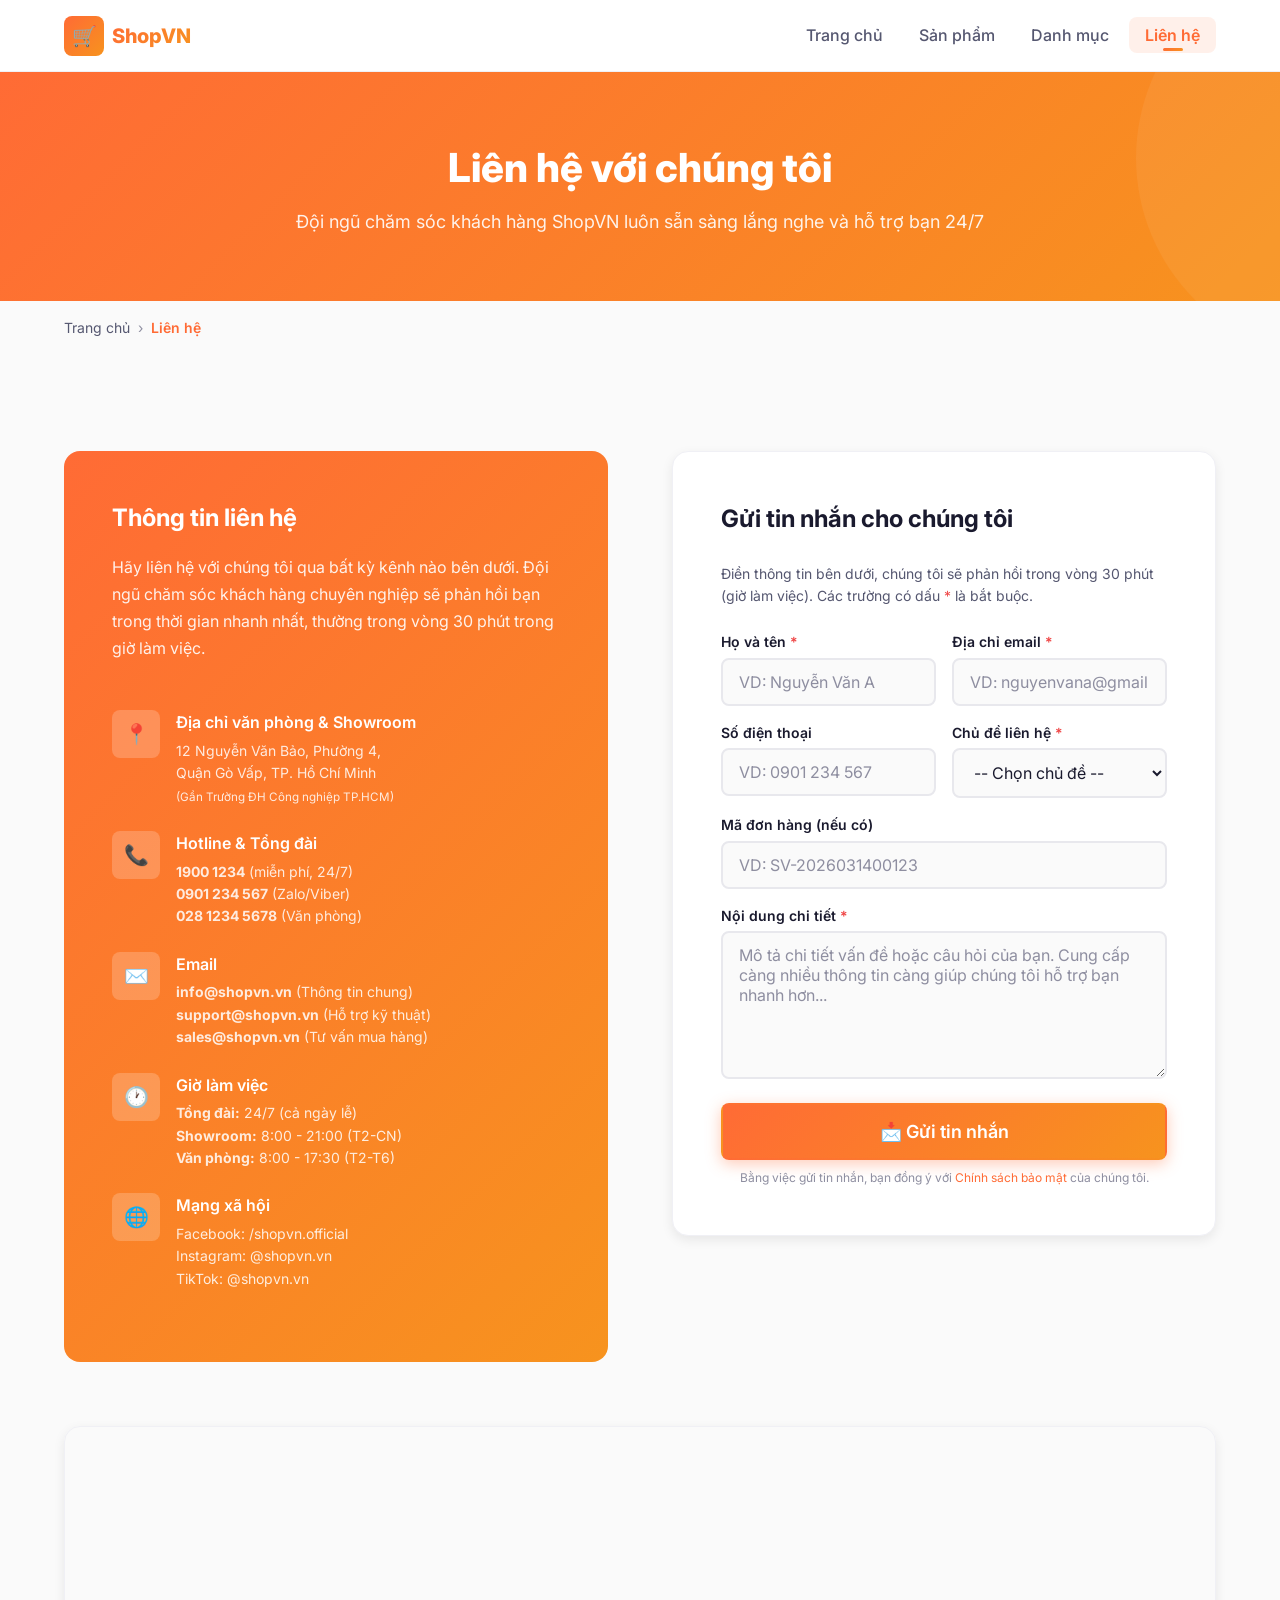
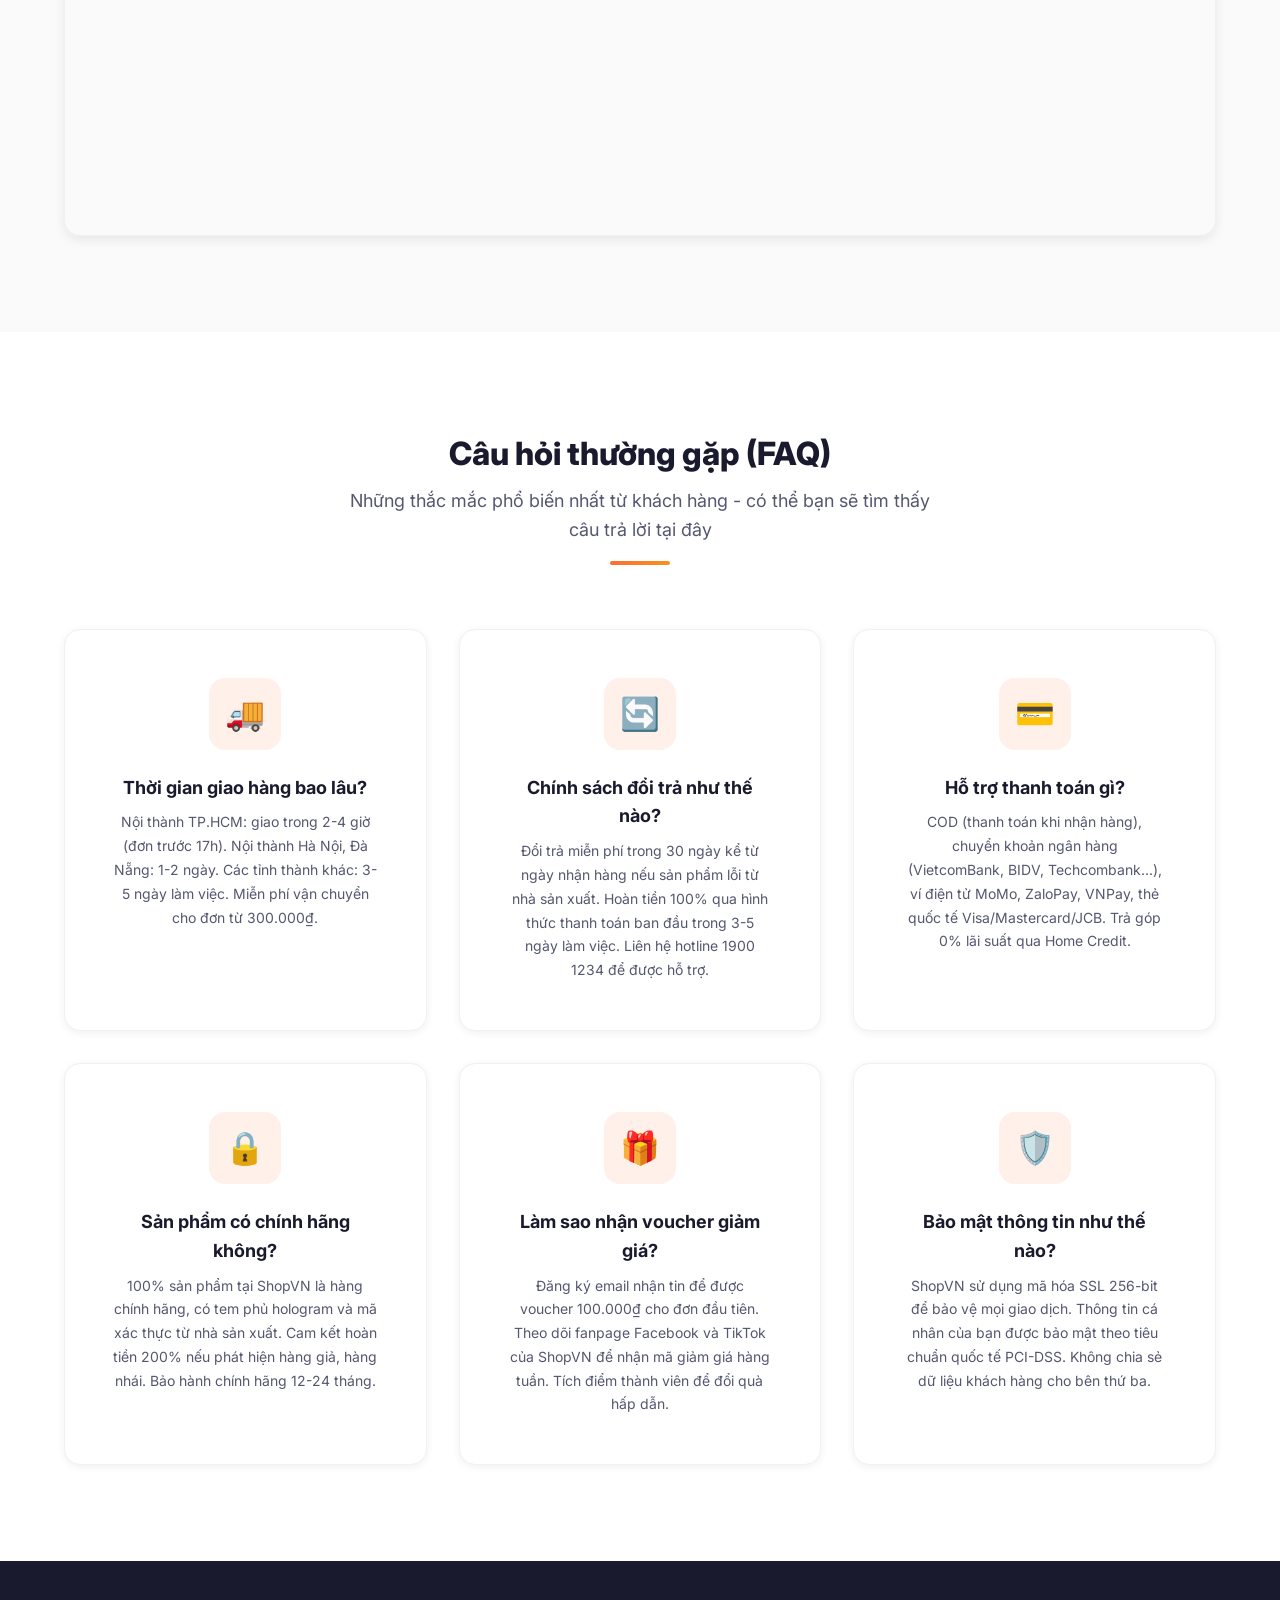
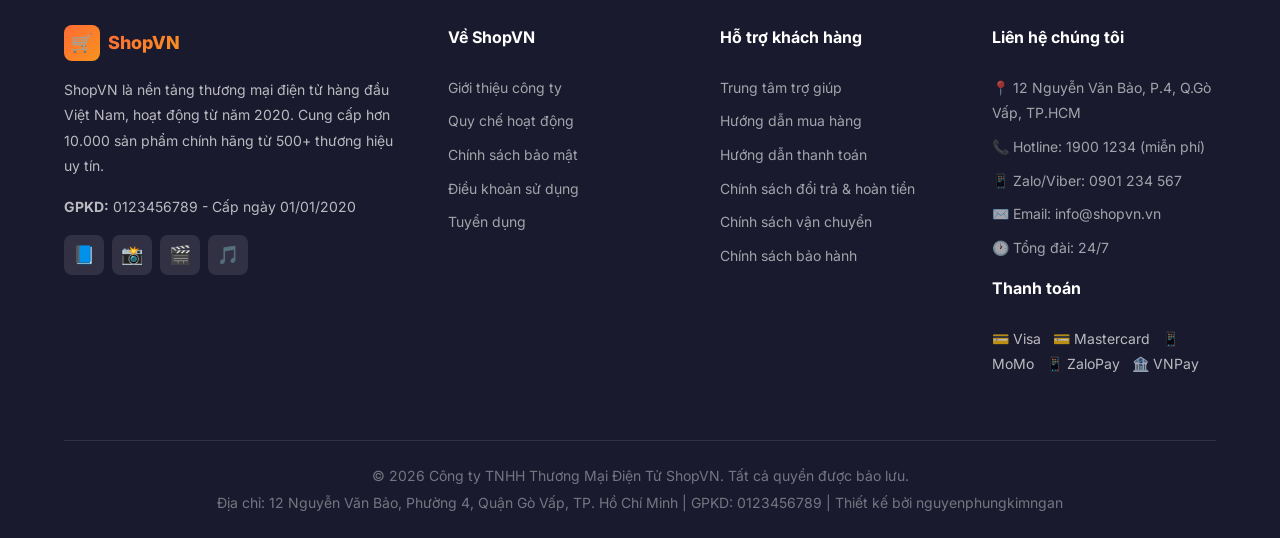
<file: lien-he.html>
<!DOCTYPE html>
<html lang="vi">

<head>
  <meta charset="UTF-8">
  <meta name="viewport" content="width=device-width, initial-scale=1.0">
  <meta name="description"
    content="Liên hệ ShopVN - Hỗ trợ khách hàng 24/7. Địa chỉ: 12 Nguyễn Văn Bảo, Phường 4, Quận Gò Vấp, TP.HCM. Hotline miễn phí: 1900 1234. Email: info@shopvn.vn. Zalo: 0901 234 567.">
  <meta name="keywords"
    content="liên hệ ShopVN, hỗ trợ khách hàng, hotline, email, địa chỉ cửa hàng, CSKH, tư vấn mua hàng">
  <meta name="robots" content="index, follow">

  <meta property="og:title" content="Liên hệ ShopVN - Hỗ trợ khách hàng 24/7">
  <meta property="og:description"
    content="Liên hệ với ShopVN qua hotline 1900 1234, email hoặc đến trực tiếp cửa hàng. Đội ngũ CSKH sẵn sàng hỗ trợ bạn!">
  <meta property="og:type" content="website">

  <title>Liên Hệ ShopVN | Hỗ Trợ Khách Hàng 24/7 | Hotline 1900 1234</title>
  <link rel="stylesheet" href="css/style.css">
</head>

<body>

  <!-- ========== HEADER ========== -->
  <header class="header" id="header">
    <div class="container">
      <a href="index.html" class="logo" title="ShopVN - Trang chủ">
        <div class="logo-icon">🛒</div>
        <span class="logo-text">ShopVN</span>
      </a>
      <nav class="nav" id="nav" aria-label="Menu chính">
        <ul class="nav-list">
          <li><a href="index.html">Trang chủ</a></li>
          <li><a href="san-pham.html">Sản phẩm</a></li>
          <li><a href="danh-muc.html">Danh mục</a></li>
          <li><a href="lien-he.html" class="active">Liên hệ</a></li>
        </ul>
      </nav>
      <button class="menu-toggle" id="menuToggle" aria-label="Mở menu"><span></span><span></span><span></span></button>
    </div>
  </header>

  <!-- ========== PAGE HEADER ========== -->
  <section class="page-header">
    <div class="container">
      <h1>Liên hệ với chúng tôi</h1>
      <p>Đội ngũ chăm sóc khách hàng ShopVN luôn sẵn sàng lắng nghe và hỗ trợ bạn 24/7</p>
    </div>
  </section>

  <!-- ========== BREADCRUMB ========== -->
  <div class="container">
    <nav class="breadcrumb" aria-label="Điều hướng breadcrumb">
      <a href="index.html">Trang chủ</a>
      <span class="separator">›</span>
      <span class="current">Liên hệ</span>
    </nav>
  </div>

  <!-- ========== CONTACT SECTION ========== -->
  <section class="section">
    <div class="container">
      <div class="contact-wrapper">

        <!-- Contact Info -->
        <div class="contact-info">
          <h3>Thông tin liên hệ</h3>
          <p>Hãy liên hệ với chúng tôi qua bất kỳ kênh nào bên dưới. Đội ngũ chăm sóc khách hàng chuyên nghiệp sẽ phản
            hồi bạn trong thời gian nhanh nhất, thường trong vòng 30 phút trong giờ làm việc.</p>

          <div class="contact-detail">
            <div class="contact-detail-icon">📍</div>
            <div class="contact-detail-text">
              <h4>Địa chỉ văn phòng & Showroom</h4>
              <p>12 Nguyễn Văn Bảo, Phường 4,<br>Quận Gò Vấp, TP. Hồ Chí Minh<br><small>(Gần Trường ĐH Công nghiệp
                  TP.HCM)</small></p>
            </div>
          </div>

          <div class="contact-detail">
            <div class="contact-detail-icon">📞</div>
            <div class="contact-detail-text">
              <h4>Hotline & Tổng đài</h4>
              <p><strong>1900 1234</strong> (miễn phí, 24/7)<br><strong>0901 234 567</strong>
                (Zalo/Viber)<br><strong>028 1234 5678</strong> (Văn phòng)</p>
            </div>
          </div>

          <div class="contact-detail">
            <div class="contact-detail-icon">✉️</div>
            <div class="contact-detail-text">
              <h4>Email</h4>
              <p><strong>info@shopvn.vn</strong> (Thông tin chung)<br><strong>support@shopvn.vn</strong> (Hỗ trợ kỹ
                thuật)<br><strong>sales@shopvn.vn</strong> (Tư vấn mua hàng)</p>
            </div>
          </div>

          <div class="contact-detail">
            <div class="contact-detail-icon">🕐</div>
            <div class="contact-detail-text">
              <h4>Giờ làm việc</h4>
              <p><strong>Tổng đài:</strong> 24/7 (cả ngày lễ)<br><strong>Showroom:</strong> 8:00 - 21:00
                (T2-CN)<br><strong>Văn phòng:</strong> 8:00 - 17:30 (T2-T6)</p>
            </div>
          </div>

          <div class="contact-detail">
            <div class="contact-detail-icon">🌐</div>
            <div class="contact-detail-text">
              <h4>Mạng xã hội</h4>
              <p>Facebook: /shopvn.official<br>Instagram: @shopvn.vn<br>TikTok: @shopvn.vn</p>
            </div>
          </div>
        </div>

        <!-- Contact Form -->
        <div class="contact-form">
          <h3>Gửi tin nhắn cho chúng tôi</h3>
          <p style="color: var(--text-secondary); margin-bottom: var(--space-lg); font-size: var(--font-size-sm);">Điền
            thông tin bên dưới, chúng tôi sẽ phản hồi trong vòng 30 phút (giờ làm việc). Các trường có dấu <span
              style="color: var(--danger);">*</span> là bắt buộc.</p>

          <form action="#" method="POST" id="contactForm">
            <div class="form-row">
              <div class="form-group">
                <label for="fullname">Họ và tên <span class="required">*</span></label>
                <input type="text" id="fullname" class="form-control" placeholder="VD: Nguyễn Văn A" required>
              </div>
              <div class="form-group">
                <label for="email">Địa chỉ email <span class="required">*</span></label>
                <input type="email" id="email" class="form-control" placeholder="VD: nguyenvana@gmail.com" required>
              </div>
            </div>

            <div class="form-row">
              <div class="form-group">
                <label for="phone">Số điện thoại</label>
                <input type="tel" id="phone" class="form-control" placeholder="VD: 0901 234 567">
              </div>
              <div class="form-group">
                <label for="subject">Chủ đề liên hệ <span class="required">*</span></label>
                <select id="subject" class="form-control" required>
                  <option value="">-- Chọn chủ đề --</option>
                  <option value="order">📦 Hỏi về đơn hàng</option>
                  <option value="product">🛍️ Tư vấn sản phẩm</option>
                  <option value="return">🔄 Đổi trả / Hoàn tiền</option>
                  <option value="warranty">🔧 Bảo hành sản phẩm</option>
                  <option value="complaint">⚠️ Khiếu nại / Góp ý</option>
                  <option value="partnership">🤝 Hợp tác kinh doanh</option>
                  <option value="other">💬 Vấn đề khác</option>
                </select>
              </div>
            </div>

            <div class="form-group">
              <label for="order-id">Mã đơn hàng (nếu có)</label>
              <input type="text" id="order-id" class="form-control" placeholder="VD: SV-2026031400123">
            </div>

            <div class="form-group">
              <label for="message">Nội dung chi tiết <span class="required">*</span></label>
              <textarea id="message" class="form-control" rows="6"
                placeholder="Mô tả chi tiết vấn đề hoặc câu hỏi của bạn. Cung cấp càng nhiều thông tin càng giúp chúng tôi hỗ trợ bạn nhanh hơn..."
                required></textarea>
            </div>

            <button type="submit" class="btn btn-primary btn-lg" style="width: 100%;">📩 Gửi tin nhắn</button>
            <p
              style="text-align: center; margin-top: var(--space-sm); font-size: var(--font-size-xs); color: var(--text-muted);">
              Bằng việc gửi tin nhắn, bạn đồng ý với <a href="#" style="color: var(--primary);">Chính sách bảo mật</a>
              của chúng tôi.</p>
          </form>
        </div>
      </div>

      <!-- Google Maps -->
      <div class="map-container">
        <iframe
          src="https://www.google.com/maps/embed?pb=!1m18!1m12!1m3!1d3918.8582370659093!2d106.68427707480617!3d10.822163989339978!2m3!1f0!2f0!3f0!3m2!1i1024!2i768!4f13.1!3m3!1m2!1s0x3174deb3ef536f31%3A0x8b7bb8b7c956157b!2zVHLGsOG7nW5nIMSQ4bqhaSBo4buNYyBDw7RuZyBuZ2hp4buHcCBUUC5IQ00!5e0!3m2!1svi!2svn!4v1709712000000!5m2!1svi!2svn"
          allowfullscreen="" loading="lazy" referrerpolicy="no-referrer-when-downgrade"
          title="Bản đồ vị trí ShopVN - 12 Nguyễn Văn Bảo, Gò Vấp, TP.HCM">
        </iframe>
      </div>
    </div>
  </section>

  <!-- ========== FAQ SECTION ========== -->
  <section class="section" style="background: var(--white);">
    <div class="container">
      <div class="section-header">
        <h2>Câu hỏi thường gặp (FAQ)</h2>
        <p>Những thắc mắc phổ biến nhất từ khách hàng - có thể bạn sẽ tìm thấy câu trả lời tại đây</p>
        <div class="accent-line"></div>
      </div>

      <div class="features-grid">
        <div class="feature-card">
          <div class="feature-icon">🚚</div>
          <h3>Thời gian giao hàng bao lâu?</h3>
          <p>Nội thành TP.HCM: giao trong 2-4 giờ (đơn trước 17h). Nội thành Hà Nội, Đà Nẵng: 1-2 ngày. Các tỉnh thành
            khác: 3-5 ngày làm việc. Miễn phí vận chuyển cho đơn từ 300.000₫.</p>
        </div>
        <div class="feature-card">
          <div class="feature-icon">🔄</div>
          <h3>Chính sách đổi trả như thế nào?</h3>
          <p>Đổi trả miễn phí trong 30 ngày kể từ ngày nhận hàng nếu sản phẩm lỗi từ nhà sản xuất. Hoàn tiền 100% qua
            hình thức thanh toán ban đầu trong 3-5 ngày làm việc. Liên hệ hotline 1900 1234 để được hỗ trợ.</p>
        </div>
        <div class="feature-card">
          <div class="feature-icon">💳</div>
          <h3>Hỗ trợ thanh toán gì?</h3>
          <p>COD (thanh toán khi nhận hàng), chuyển khoản ngân hàng (VietcomBank, BIDV, Techcombank...), ví điện tử
            MoMo, ZaloPay, VNPay, thẻ quốc tế Visa/Mastercard/JCB. Trả góp 0% lãi suất qua Home Credit.</p>
        </div>
        <div class="feature-card">
          <div class="feature-icon">🔒</div>
          <h3>Sản phẩm có chính hãng không?</h3>
          <p>100% sản phẩm tại ShopVN là hàng chính hãng, có tem phủ hologram và mã xác thực từ nhà sản xuất. Cam kết
            hoàn tiền 200% nếu phát hiện hàng giả, hàng nhái. Bảo hành chính hãng 12-24 tháng.</p>
        </div>
        <div class="feature-card">
          <div class="feature-icon">🎁</div>
          <h3>Làm sao nhận voucher giảm giá?</h3>
          <p>Đăng ký email nhận tin để được voucher 100.000₫ cho đơn đầu tiên. Theo dõi fanpage Facebook và TikTok của
            ShopVN để nhận mã giảm giá hàng tuần. Tích điểm thành viên để đổi quà hấp dẫn.</p>
        </div>
        <div class="feature-card">
          <div class="feature-icon">🛡️</div>
          <h3>Bảo mật thông tin như thế nào?</h3>
          <p>ShopVN sử dụng mã hóa SSL 256-bit để bảo vệ mọi giao dịch. Thông tin cá nhân của bạn được bảo mật theo tiêu
            chuẩn quốc tế PCI-DSS. Không chia sẻ dữ liệu khách hàng cho bên thứ ba.</p>
        </div>
      </div>
    </div>
  </section>

  <!-- ========== FOOTER ========== -->
  <footer class="footer">
    <div class="container">
      <div class="footer-grid">
        <div class="footer-section">
          <div class="footer-logo">
            <div class="logo-icon">🛒</div>
            <span class="logo-text">ShopVN</span>
          </div>
          <p>ShopVN là nền tảng thương mại điện tử hàng đầu Việt Nam, hoạt động từ năm 2020. Cung cấp hơn 10.000 sản
            phẩm chính hãng từ 500+ thương hiệu uy tín.</p>
          <p><strong>GPKD:</strong> 0123456789 - Cấp ngày 01/01/2020</p>
          <div class="social-links">
            <a href="#" class="social-link" aria-label="Facebook">📘</a>
            <a href="#" class="social-link" aria-label="Instagram">📸</a>
            <a href="#" class="social-link" aria-label="Youtube">🎬</a>
            <a href="#" class="social-link" aria-label="TikTok">🎵</a>
          </div>
        </div>
        <div class="footer-section">
          <h4>Về ShopVN</h4>
          <ul class="footer-links">
            <li><a href="#">Giới thiệu công ty</a></li>
            <li><a href="#">Quy chế hoạt động</a></li>
            <li><a href="#">Chính sách bảo mật</a></li>
            <li><a href="#">Điều khoản sử dụng</a></li>
            <li><a href="#">Tuyển dụng</a></li>
          </ul>
        </div>
        <div class="footer-section">
          <h4>Hỗ trợ khách hàng</h4>
          <ul class="footer-links">
            <li><a href="#">Trung tâm trợ giúp</a></li>
            <li><a href="#">Hướng dẫn mua hàng</a></li>
            <li><a href="#">Hướng dẫn thanh toán</a></li>
            <li><a href="#">Chính sách đổi trả & hoàn tiền</a></li>
            <li><a href="#">Chính sách vận chuyển</a></li>
            <li><a href="#">Chính sách bảo hành</a></li>
          </ul>
        </div>
        <div class="footer-section">
          <h4>Liên hệ chúng tôi</h4>
          <ul class="footer-links">
            <li><a href="#">📍 12 Nguyễn Văn Bảo, P.4, Q.Gò Vấp, TP.HCM</a></li>
            <li><a href="tel:19001234">📞 Hotline: 1900 1234 (miễn phí)</a></li>
            <li><a href="tel:0901234567">📱 Zalo/Viber: 0901 234 567</a></li>
            <li><a href="mailto:info@shopvn.vn">✉️ Email: info@shopvn.vn</a></li>
            <li><a href="#">🕐 Tổng đài: 24/7</a></li>
          </ul>
          <div style="margin-top: var(--space-md);">
            <h4>Thanh toán</h4>
            <p style="font-size: var(--font-size-sm); margin-top: var(--space-sm);">💳 Visa &nbsp; 💳 Mastercard &nbsp;
              📱 MoMo &nbsp; 📱 ZaloPay &nbsp; 🏦 VNPay</p>
          </div>
        </div>
      </div>
      <div class="footer-bottom">
        <p>© 2026 Công ty TNHH Thương Mại Điện Tử ShopVN. Tất cả quyền được bảo lưu.</p>
        <p style="margin-top: 4px;">Địa chỉ: 12 Nguyễn Văn Bảo, Phường 4, Quận Gò Vấp, TP. Hồ Chí Minh | GPKD:
          0123456789 | Thiết kế bởi nguyenphungkimngan</p>
      </div>
    </div>
  </footer>

  <script>
    const menuToggle = document.getElementById('menuToggle');
    const nav = document.getElementById('nav');
    menuToggle.addEventListener('click', () => { nav.classList.toggle('active'); });
    const header = document.getElementById('header');
    window.addEventListener('scroll', () => { header.classList.toggle('scrolled', window.scrollY > 10); });

    // Form submission
    document.getElementById('contactForm').addEventListener('submit', function (e) {
      e.preventDefault();
      const name = document.getElementById('fullname').value;
      alert(`✅ Cảm ơn ${name} đã gửi tin nhắn!\n\nChúng tôi đã nhận được yêu cầu của bạn và sẽ phản hồi trong vòng 30 phút (giờ làm việc).\n\nHotline: 1900 1234 (nếu cần hỗ trợ gấp)`);
      this.reset();
    });
  </script>

</body>

</html>
</file>
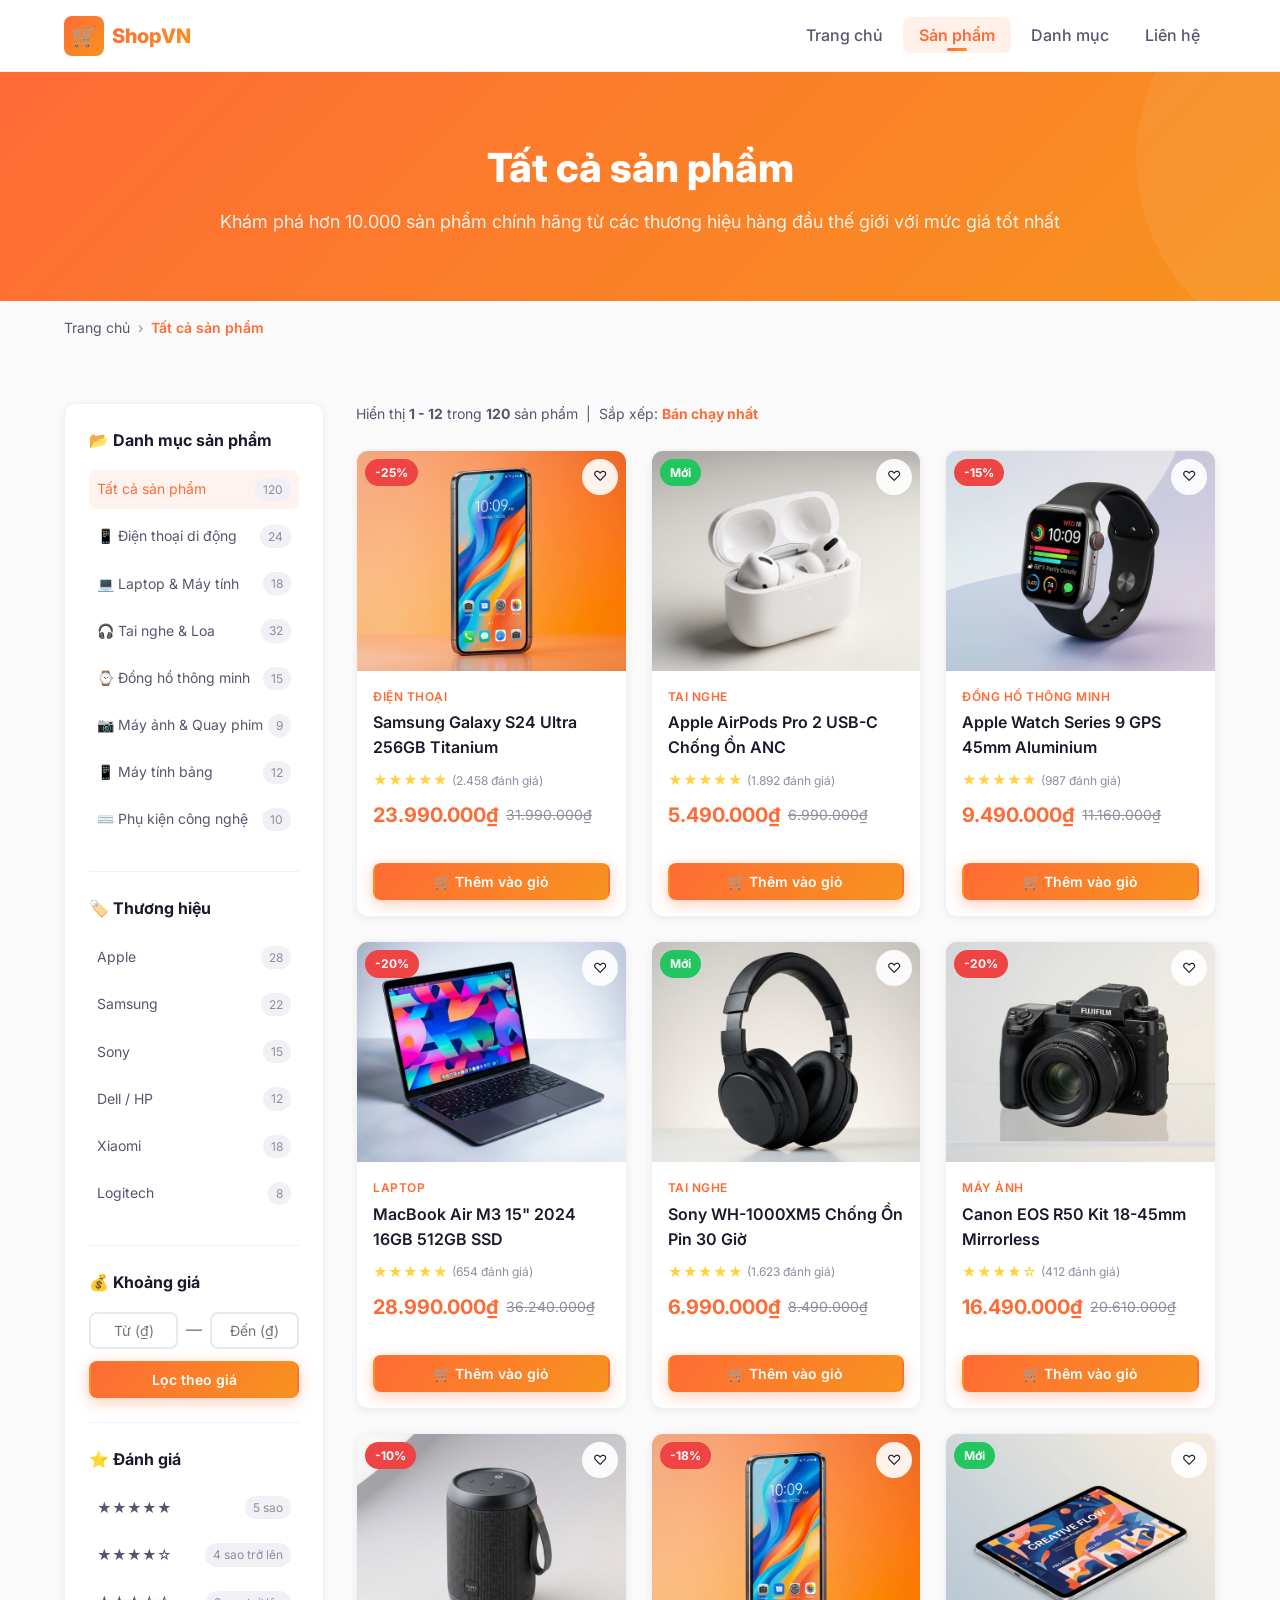
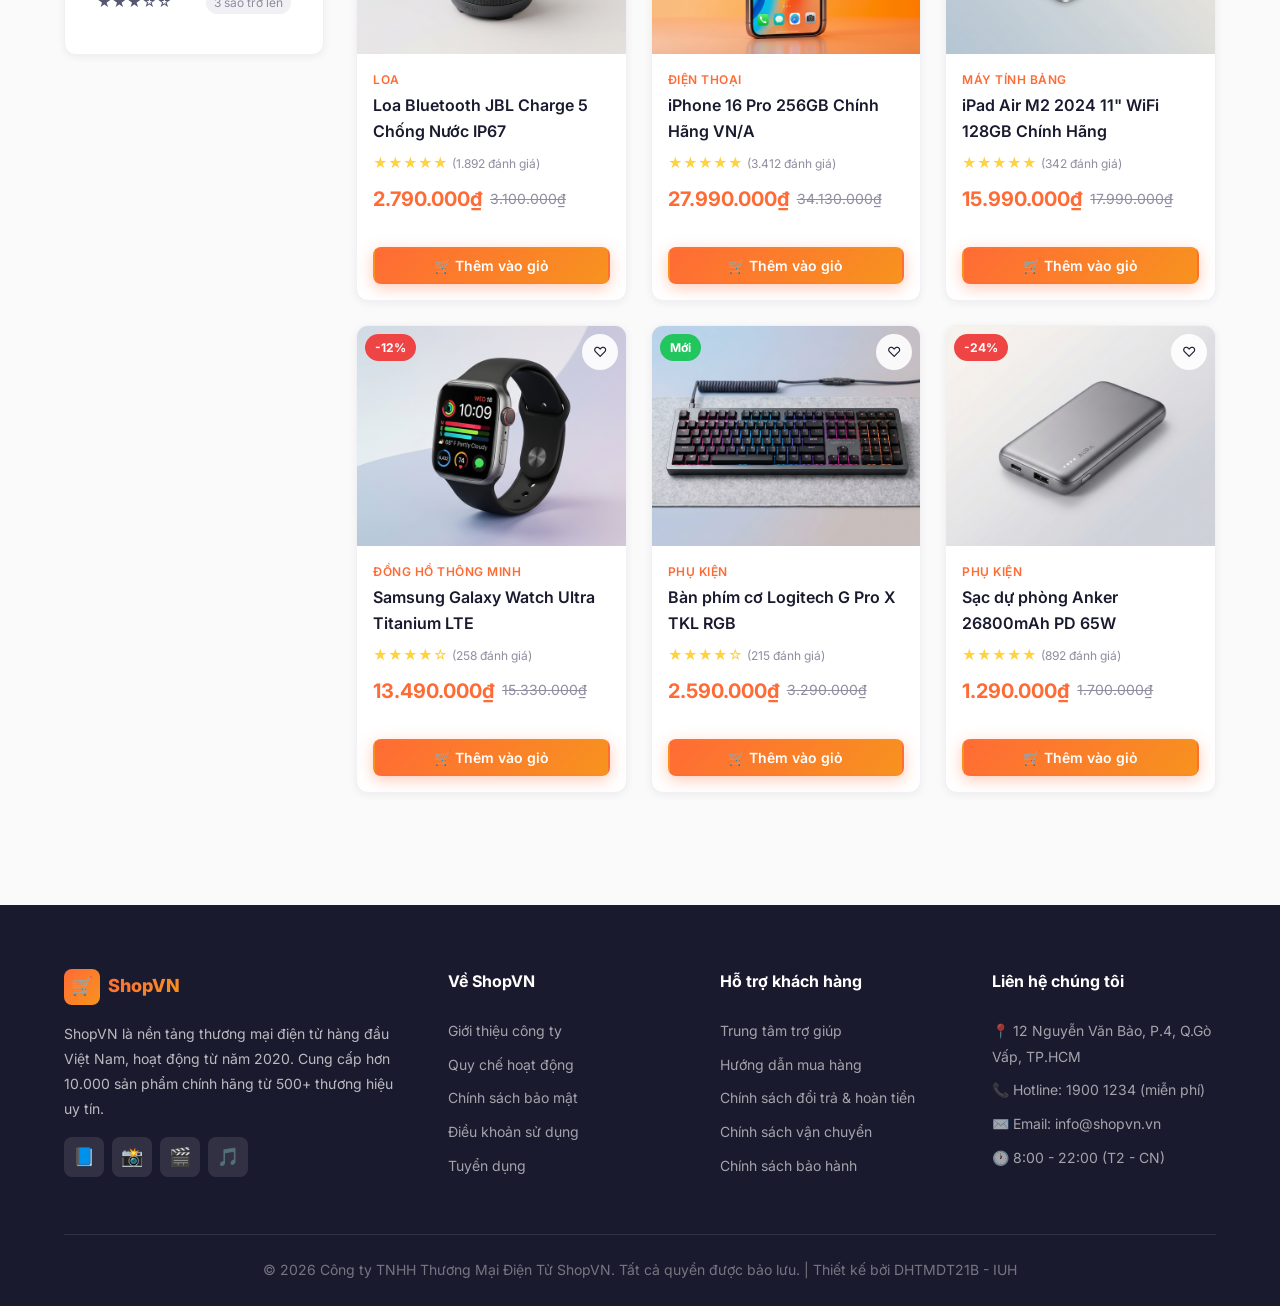
<file: san-pham.html>
<!DOCTYPE html>
<html lang="vi">
<head>
  <meta charset="UTF-8">
  <meta name="viewport" content="width=device-width, initial-scale=1.0">
  <meta name="description" content="Mua sản phẩm công nghệ chính hãng tại ShopVN - Điện thoại Samsung, iPhone, Laptop Dell, MacBook, Tai nghe Sony, Apple AirPods, Đồng hồ thông minh. Giá tốt nhất, bảo hành chính hãng 12-24 tháng.">
  <meta name="keywords" content="mua điện thoại online, laptop giá rẻ, tai nghe chính hãng, đồng hồ thông minh, máy ảnh, loa bluetooth, phụ kiện công nghệ, ShopVN">
  <meta name="robots" content="index, follow">

  <meta property="og:title" content="Tất cả sản phẩm - ShopVN | Hàng chính hãng, giá tốt nhất">
  <meta property="og:description" content="Hàng ngàn sản phẩm công nghệ chính hãng từ Samsung, Apple, Sony, Dell với giá cạnh tranh nhất thị trường.">
  <meta property="og:type" content="website">

  <title>Tất Cả Sản Phẩm - ShopVN | Điện Thoại, Laptop, Tai Nghe Chính Hãng</title>
  <link rel="stylesheet" href="css/style.css">
</head>
<body>

  <!-- ========== HEADER ========== -->
  <header class="header" id="header">
    <div class="container">
      <a href="index.html" class="logo" title="ShopVN - Trang chủ">
        <div class="logo-icon">🛒</div>
        <span class="logo-text">ShopVN</span>
      </a>
      <nav class="nav" id="nav" aria-label="Menu chính">
        <ul class="nav-list">
          <li><a href="index.html">Trang chủ</a></li>
          <li><a href="san-pham.html" class="active">Sản phẩm</a></li>
          <li><a href="danh-muc.html">Danh mục</a></li>
          <li><a href="lien-he.html">Liên hệ</a></li>
        </ul>
      </nav>
      <button class="menu-toggle" id="menuToggle" aria-label="Mở menu điều hướng">
        <span></span><span></span><span></span>
      </button>
    </div>
  </header>

  <!-- ========== PAGE HEADER ========== -->
  <section class="page-header">
    <div class="container">
      <h1>Tất cả sản phẩm</h1>
      <p>Khám phá hơn 10.000 sản phẩm chính hãng từ các thương hiệu hàng đầu thế giới với mức giá tốt nhất</p>
    </div>
  </section>

  <!-- ========== BREADCRUMB ========== -->
  <div class="container">
    <nav class="breadcrumb" aria-label="Điều hướng breadcrumb">
      <a href="index.html">Trang chủ</a>
      <span class="separator">›</span>
      <span class="current">Tất cả sản phẩm</span>
    </nav>
  </div>

  <!-- ========== SHOP LAYOUT ========== -->
  <div class="container">
    <div class="shop-layout">

      <!-- Sidebar Filters -->
      <aside class="sidebar" aria-label="Bộ lọc sản phẩm">
        <div class="sidebar-section">
          <h3>📂 Danh mục sản phẩm</h3>
          <ul class="sidebar-list">
            <li><a href="#" class="active"><span>Tất cả sản phẩm</span> <span class="count">120</span></a></li>
            <li><a href="#"><span>📱 Điện thoại di động</span> <span class="count">24</span></a></li>
            <li><a href="#"><span>💻 Laptop & Máy tính</span> <span class="count">18</span></a></li>
            <li><a href="#"><span>🎧 Tai nghe & Loa</span> <span class="count">32</span></a></li>
            <li><a href="#"><span>⌚ Đồng hồ thông minh</span> <span class="count">15</span></a></li>
            <li><a href="#"><span>📷 Máy ảnh & Quay phim</span> <span class="count">9</span></a></li>
            <li><a href="#"><span>📱 Máy tính bảng</span> <span class="count">12</span></a></li>
            <li><a href="#"><span>⌨️ Phụ kiện công nghệ</span> <span class="count">10</span></a></li>
          </ul>
        </div>

        <div class="sidebar-section">
          <h3>🏷️ Thương hiệu</h3>
          <ul class="sidebar-list">
            <li><a href="#"><span>Apple</span> <span class="count">28</span></a></li>
            <li><a href="#"><span>Samsung</span> <span class="count">22</span></a></li>
            <li><a href="#"><span>Sony</span> <span class="count">15</span></a></li>
            <li><a href="#"><span>Dell / HP</span> <span class="count">12</span></a></li>
            <li><a href="#"><span>Xiaomi</span> <span class="count">18</span></a></li>
            <li><a href="#"><span>Logitech</span> <span class="count">8</span></a></li>
          </ul>
        </div>

        <div class="sidebar-section">
          <h3>💰 Khoảng giá</h3>
          <div class="price-range">
            <input type="text" placeholder="Từ (₫)" aria-label="Giá từ">
            <span>—</span>
            <input type="text" placeholder="Đến (₫)" aria-label="Giá đến">
          </div>
          <button class="btn btn-primary btn-sm" style="width:100%; margin-top: 12px;">Lọc theo giá</button>
        </div>

        <div class="sidebar-section">
          <h3>⭐ Đánh giá</h3>
          <ul class="sidebar-list">
            <li><a href="#">★★★★★ <span class="count">5 sao</span></a></li>
            <li><a href="#">★★★★☆ <span class="count">4 sao trở lên</span></a></li>
            <li><a href="#">★★★☆☆ <span class="count">3 sao trở lên</span></a></li>
          </ul>
        </div>
      </aside>

      <!-- Products Grid -->
      <div>
        <p style="margin-bottom: var(--space-lg); color: var(--text-secondary); font-size: var(--font-size-sm);">Hiển thị <strong>1 - 12</strong> trong <strong>120</strong> sản phẩm &nbsp;|&nbsp; Sắp xếp: <strong style="color: var(--primary);">Bán chạy nhất</strong></p>
        
        <div class="products-grid" style="grid-template-columns: repeat(3, 1fr);">

          <!-- Product 1: Samsung Galaxy S24 Ultra -->
          <div class="product-card">
            <div class="product-card-image">
              <img src="images/product-phone.png" alt="Samsung Galaxy S24 Ultra 256GB Titanium - Snapdragon 8 Gen 3, Camera 200MP, S-Pen tích hợp">
              <span class="product-badge">-25%</span>
              <div class="product-wishlist" title="Thêm vào yêu thích">♡</div>
            </div>
            <div class="product-card-body">
              <div class="product-category">Điện thoại</div>
              <h3>Samsung Galaxy S24 Ultra 256GB Titanium</h3>
              <div class="product-rating">
                <span class="stars">★★★★★</span>
                <span class="rating-count">(2.458 đánh giá)</span>
              </div>
              <div class="product-price">
                <span class="price-current">23.990.000₫</span>
                <span class="price-original">31.990.000₫</span>
              </div>
            </div>
            <div class="product-card-footer">
              <button class="btn btn-primary btn-sm">🛒 Thêm vào giỏ</button>
            </div>
          </div>

          <!-- Product 2: AirPods Pro 2 -->
          <div class="product-card">
            <div class="product-card-image">
              <img src="images/product-earbuds.png" alt="Apple AirPods Pro 2 USB-C - Chống ồn ANC, Spatial Audio, Pin 30 giờ">
              <span class="product-badge new">Mới</span>
              <div class="product-wishlist" title="Thêm vào yêu thích">♡</div>
            </div>
            <div class="product-card-body">
              <div class="product-category">Tai nghe</div>
              <h3>Apple AirPods Pro 2 USB-C Chống Ồn ANC</h3>
              <div class="product-rating">
                <span class="stars">★★★★★</span>
                <span class="rating-count">(1.892 đánh giá)</span>
              </div>
              <div class="product-price">
                <span class="price-current">5.490.000₫</span>
                <span class="price-original">6.990.000₫</span>
              </div>
            </div>
            <div class="product-card-footer">
              <button class="btn btn-primary btn-sm">🛒 Thêm vào giỏ</button>
            </div>
          </div>

          <!-- Product 3: Apple Watch Series 9 -->
          <div class="product-card">
            <div class="product-card-image">
              <img src="images/product-watch.png" alt="Apple Watch Series 9 GPS 45mm - Chip S9, Always-On Display, Theo dõi sức khỏe">
              <span class="product-badge">-15%</span>
              <div class="product-wishlist" title="Thêm vào yêu thích">♡</div>
            </div>
            <div class="product-card-body">
              <div class="product-category">Đồng hồ thông minh</div>
              <h3>Apple Watch Series 9 GPS 45mm Aluminium</h3>
              <div class="product-rating">
                <span class="stars">★★★★★</span>
                <span class="rating-count">(987 đánh giá)</span>
              </div>
              <div class="product-price">
                <span class="price-current">9.490.000₫</span>
                <span class="price-original">11.160.000₫</span>
              </div>
            </div>
            <div class="product-card-footer">
              <button class="btn btn-primary btn-sm">🛒 Thêm vào giỏ</button>
            </div>
          </div>

          <!-- Product 4: MacBook Air M3 -->
          <div class="product-card">
            <div class="product-card-image">
              <img src="images/product-laptop.png" alt="MacBook Air M3 15 inch 2024 - Chip Apple M3, 16GB RAM, 512GB SSD, Pin 18 giờ">
              <span class="product-badge">-20%</span>
              <div class="product-wishlist" title="Thêm vào yêu thích">♡</div>
            </div>
            <div class="product-card-body">
              <div class="product-category">Laptop</div>
              <h3>MacBook Air M3 15" 2024 16GB 512GB SSD</h3>
              <div class="product-rating">
                <span class="stars">★★★★★</span>
                <span class="rating-count">(654 đánh giá)</span>
              </div>
              <div class="product-price">
                <span class="price-current">28.990.000₫</span>
                <span class="price-original">36.240.000₫</span>
              </div>
            </div>
            <div class="product-card-footer">
              <button class="btn btn-primary btn-sm">🛒 Thêm vào giỏ</button>
            </div>
          </div>

          <!-- Product 5: Sony WH-1000XM5 -->
          <div class="product-card">
            <div class="product-card-image">
              <img src="images/product-headphones.png" alt="Tai nghe chụp tai Sony WH-1000XM5 - Chống ồn hàng đầu thế giới, Pin 30h, LDAC">
              <span class="product-badge new">Mới</span>
              <div class="product-wishlist" title="Thêm vào yêu thích">♡</div>
            </div>
            <div class="product-card-body">
              <div class="product-category">Tai nghe</div>
              <h3>Sony WH-1000XM5 Chống Ồn Pin 30 Giờ</h3>
              <div class="product-rating">
                <span class="stars">★★★★★</span>
                <span class="rating-count">(1.623 đánh giá)</span>
              </div>
              <div class="product-price">
                <span class="price-current">6.990.000₫</span>
                <span class="price-original">8.490.000₫</span>
              </div>
            </div>
            <div class="product-card-footer">
              <button class="btn btn-primary btn-sm">🛒 Thêm vào giỏ</button>
            </div>
          </div>

          <!-- Product 6: Canon EOS R50 -->
          <div class="product-card">
            <div class="product-card-image">
              <img src="images/product-camera.png" alt="Máy ảnh Canon EOS R50 Kit 18-45mm - 24.2MP, Quay 4K, AF 651 điểm">
              <span class="product-badge">-20%</span>
              <div class="product-wishlist" title="Thêm vào yêu thích">♡</div>
            </div>
            <div class="product-card-body">
              <div class="product-category">Máy ảnh</div>
              <h3>Canon EOS R50 Kit 18-45mm Mirrorless</h3>
              <div class="product-rating">
                <span class="stars">★★★★☆</span>
                <span class="rating-count">(412 đánh giá)</span>
              </div>
              <div class="product-price">
                <span class="price-current">16.490.000₫</span>
                <span class="price-original">20.610.000₫</span>
              </div>
            </div>
            <div class="product-card-footer">
              <button class="btn btn-primary btn-sm">🛒 Thêm vào giỏ</button>
            </div>
          </div>

          <!-- Product 7: JBL Charge 5 -->
          <div class="product-card">
            <div class="product-card-image">
              <img src="images/product-speaker.png" alt="Loa Bluetooth JBL Charge 5 - Chống nước IP67, Pin 20 giờ, PartyBoost">
              <span class="product-badge">-10%</span>
              <div class="product-wishlist" title="Thêm vào yêu thích">♡</div>
            </div>
            <div class="product-card-body">
              <div class="product-category">Loa</div>
              <h3>Loa Bluetooth JBL Charge 5 Chống Nước IP67</h3>
              <div class="product-rating">
                <span class="stars">★★★★★</span>
                <span class="rating-count">(1.892 đánh giá)</span>
              </div>
              <div class="product-price">
                <span class="price-current">2.790.000₫</span>
                <span class="price-original">3.100.000₫</span>
              </div>
            </div>
            <div class="product-card-footer">
              <button class="btn btn-primary btn-sm">🛒 Thêm vào giỏ</button>
            </div>
          </div>

          <!-- Product 8: iPhone 16 Pro -->
          <div class="product-card">
            <div class="product-card-image">
              <img src="images/product-phone.png" alt="iPhone 16 Pro 256GB - Chip A18 Pro, Camera 48MP, Nút Camera Control">
              <span class="product-badge">-18%</span>
              <div class="product-wishlist" title="Thêm vào yêu thích">♡</div>
            </div>
            <div class="product-card-body">
              <div class="product-category">Điện thoại</div>
              <h3>iPhone 16 Pro 256GB Chính Hãng VN/A</h3>
              <div class="product-rating">
                <span class="stars">★★★★★</span>
                <span class="rating-count">(3.412 đánh giá)</span>
              </div>
              <div class="product-price">
                <span class="price-current">27.990.000₫</span>
                <span class="price-original">34.130.000₫</span>
              </div>
            </div>
            <div class="product-card-footer">
              <button class="btn btn-primary btn-sm">🛒 Thêm vào giỏ</button>
            </div>
          </div>

          <!-- Product 9: iPad Air M2 -->
          <div class="product-card">
            <div class="product-card-image">
              <img src="images/product-tablet.png" alt="iPad Air M2 2024 11 inch WiFi 128GB - Chip M2, Liquid Retina, Apple Pencil Pro">
              <span class="product-badge new">Mới</span>
              <div class="product-wishlist" title="Thêm vào yêu thích">♡</div>
            </div>
            <div class="product-card-body">
              <div class="product-category">Máy tính bảng</div>
              <h3>iPad Air M2 2024 11" WiFi 128GB Chính Hãng</h3>
              <div class="product-rating">
                <span class="stars">★★★★★</span>
                <span class="rating-count">(342 đánh giá)</span>
              </div>
              <div class="product-price">
                <span class="price-current">15.990.000₫</span>
                <span class="price-original">17.990.000₫</span>
              </div>
            </div>
            <div class="product-card-footer">
              <button class="btn btn-primary btn-sm">🛒 Thêm vào giỏ</button>
            </div>
          </div>

          <!-- Product 10: Galaxy Watch Ultra -->
          <div class="product-card">
            <div class="product-card-image">
              <img src="images/product-watch.png" alt="Samsung Galaxy Watch Ultra Titanium - GPS, LTE, Pin 60 giờ, Chống nước 10ATM">
              <span class="product-badge">-12%</span>
              <div class="product-wishlist" title="Thêm vào yêu thích">♡</div>
            </div>
            <div class="product-card-body">
              <div class="product-category">Đồng hồ thông minh</div>
              <h3>Samsung Galaxy Watch Ultra Titanium LTE</h3>
              <div class="product-rating">
                <span class="stars">★★★★☆</span>
                <span class="rating-count">(258 đánh giá)</span>
              </div>
              <div class="product-price">
                <span class="price-current">13.490.000₫</span>
                <span class="price-original">15.330.000₫</span>
              </div>
            </div>
            <div class="product-card-footer">
              <button class="btn btn-primary btn-sm">🛒 Thêm vào giỏ</button>
            </div>
          </div>

          <!-- Product 11: Logitech G Pro X TKL -->
          <div class="product-card">
            <div class="product-card-image">
              <img src="images/product-keyboard.png" alt="Bàn phím cơ Logitech G Pro X TKL - Switch GX Red, RGB LIGHTSYNC, USB-C">
              <span class="product-badge new">Mới</span>
              <div class="product-wishlist" title="Thêm vào yêu thích">♡</div>
            </div>
            <div class="product-card-body">
              <div class="product-category">Phụ kiện</div>
              <h3>Bàn phím cơ Logitech G Pro X TKL RGB</h3>
              <div class="product-rating">
                <span class="stars">★★★★☆</span>
                <span class="rating-count">(215 đánh giá)</span>
              </div>
              <div class="product-price">
                <span class="price-current">2.590.000₫</span>
                <span class="price-original">3.290.000₫</span>
              </div>
            </div>
            <div class="product-card-footer">
              <button class="btn btn-primary btn-sm">🛒 Thêm vào giỏ</button>
            </div>
          </div>

          <!-- Product 12: Anker PowerCore -->
          <div class="product-card">
            <div class="product-card-image">
              <img src="images/product-charger.png" alt="Sạc dự phòng Anker PowerCore 26800mAh - Sạc nhanh PD 65W, 3 cổng USB-C/A">
              <span class="product-badge">-24%</span>
              <div class="product-wishlist" title="Thêm vào yêu thích">♡</div>
            </div>
            <div class="product-card-body">
              <div class="product-category">Phụ kiện</div>
              <h3>Sạc dự phòng Anker 26800mAh PD 65W</h3>
              <div class="product-rating">
                <span class="stars">★★★★★</span>
                <span class="rating-count">(892 đánh giá)</span>
              </div>
              <div class="product-price">
                <span class="price-current">1.290.000₫</span>
                <span class="price-original">1.700.000₫</span>
              </div>
            </div>
            <div class="product-card-footer">
              <button class="btn btn-primary btn-sm">🛒 Thêm vào giỏ</button>
            </div>
          </div>

        </div>
      </div>
    </div>
  </div>

  <div style="height: var(--space-3xl);"></div>

  <!-- ========== FOOTER ========== -->
  <footer class="footer">
    <div class="container">
      <div class="footer-grid">
        <div class="footer-section">
          <div class="footer-logo">
            <div class="logo-icon">🛒</div>
            <span class="logo-text">ShopVN</span>
          </div>
          <p>ShopVN là nền tảng thương mại điện tử hàng đầu Việt Nam, hoạt động từ năm 2020. Cung cấp hơn 10.000 sản phẩm chính hãng từ 500+ thương hiệu uy tín.</p>
          <div class="social-links">
            <a href="#" class="social-link" aria-label="Facebook">📘</a>
            <a href="#" class="social-link" aria-label="Instagram">📸</a>
            <a href="#" class="social-link" aria-label="Youtube">🎬</a>
            <a href="#" class="social-link" aria-label="TikTok">🎵</a>
          </div>
        </div>
        <div class="footer-section">
          <h4>Về ShopVN</h4>
          <ul class="footer-links">
            <li><a href="#">Giới thiệu công ty</a></li>
            <li><a href="#">Quy chế hoạt động</a></li>
            <li><a href="#">Chính sách bảo mật</a></li>
            <li><a href="#">Điều khoản sử dụng</a></li>
            <li><a href="#">Tuyển dụng</a></li>
          </ul>
        </div>
        <div class="footer-section">
          <h4>Hỗ trợ khách hàng</h4>
          <ul class="footer-links">
            <li><a href="#">Trung tâm trợ giúp</a></li>
            <li><a href="#">Hướng dẫn mua hàng</a></li>
            <li><a href="#">Chính sách đổi trả & hoàn tiền</a></li>
            <li><a href="#">Chính sách vận chuyển</a></li>
            <li><a href="#">Chính sách bảo hành</a></li>
          </ul>
        </div>
        <div class="footer-section">
          <h4>Liên hệ chúng tôi</h4>
          <ul class="footer-links">
            <li><a href="#">📍 12 Nguyễn Văn Bảo, P.4, Q.Gò Vấp, TP.HCM</a></li>
            <li><a href="tel:19001234">📞 Hotline: 1900 1234 (miễn phí)</a></li>
            <li><a href="mailto:info@shopvn.vn">✉️ Email: info@shopvn.vn</a></li>
            <li><a href="#">🕐 8:00 - 22:00 (T2 - CN)</a></li>
          </ul>
        </div>
      </div>
      <div class="footer-bottom">
        <p>© 2026 Công ty TNHH Thương Mại Điện Tử ShopVN. Tất cả quyền được bảo lưu. | Thiết kế bởi DHTMDT21B - IUH</p>
      </div>
    </div>
  </footer>

  <script>
    const menuToggle = document.getElementById('menuToggle');
    const nav = document.getElementById('nav');
    menuToggle.addEventListener('click', () => { nav.classList.toggle('active'); });
    const header = document.getElementById('header');
    window.addEventListener('scroll', () => { header.classList.toggle('scrolled', window.scrollY > 10); });
  </script>

</body>
</html>
</file>
<file: css/style.css>
/* ============================================
   SHOPVN - Website Thương Mại Điện Tử
   CSS Design System
   ============================================ */

/* Google Fonts */
@import url('https://fonts.googleapis.com/css2?family=Inter:wght@300;400;500;600;700;800&display=swap');

/* ============================================
   CSS Variables (Design Tokens)
   ============================================ */
:root {
  /* Colors */
  --primary: #FF6B35;
  --primary-dark: #E55A2B;
  --primary-light: #FF8C5A;
  --secondary: #F7931E;
  --accent: #FFD23F;
  --gradient: linear-gradient(135deg, #FF6B35 0%, #F7931E 100%);
  --gradient-hero: linear-gradient(135deg, #FF6B35 0%, #F7931E 50%, #FFD23F 100%);

  /* Neutrals */
  --white: #FFFFFF;
  --bg: #FAFAFA;
  --bg-card: #FFFFFF;
  --text-primary: #1A1A2E;
  --text-secondary: #555770;
  --text-muted: #8E8EA0;
  --border: #E8E8ED;
  --border-light: #F0F0F5;

  /* Semantic */
  --success: #22C55E;
  --warning: #F59E0B;
  --danger: #EF4444;
  --info: #3B82F6;

  /* Shadows */
  --shadow-sm: 0 1px 3px rgba(0,0,0,0.06);
  --shadow-md: 0 4px 12px rgba(0,0,0,0.08);
  --shadow-lg: 0 8px 30px rgba(0,0,0,0.12);
  --shadow-xl: 0 20px 60px rgba(0,0,0,0.15);
  --shadow-card: 0 2px 8px rgba(0,0,0,0.06);
  --shadow-card-hover: 0 12px 36px rgba(255,107,53,0.15);

  /* Border Radius */
  --radius-sm: 8px;
  --radius-md: 12px;
  --radius-lg: 16px;
  --radius-xl: 24px;
  --radius-full: 9999px;

  /* Spacing */
  --space-xs: 4px;
  --space-sm: 8px;
  --space-md: 16px;
  --space-lg: 24px;
  --space-xl: 32px;
  --space-2xl: 48px;
  --space-3xl: 64px;
  --space-4xl: 96px;

  /* Typography */
  --font-family: 'Inter', -apple-system, BlinkMacSystemFont, sans-serif;
  --font-size-xs: 0.75rem;
  --font-size-sm: 0.875rem;
  --font-size-base: 1rem;
  --font-size-lg: 1.125rem;
  --font-size-xl: 1.25rem;
  --font-size-2xl: 1.5rem;
  --font-size-3xl: 2rem;
  --font-size-4xl: 2.5rem;
  --font-size-5xl: 3.5rem;

  /* Transitions */
  --transition-fast: 0.15s ease;
  --transition-base: 0.3s ease;
  --transition-slow: 0.5s ease;

  /* Layout */
  --max-width: 1200px;
  --header-height: 72px;
}

/* ============================================
   Reset & Base
   ============================================ */
*,
*::before,
*::after {
  margin: 0;
  padding: 0;
  box-sizing: border-box;
}

html {
  scroll-behavior: smooth;
  font-size: 16px;
}

body {
  font-family: var(--font-family);
  font-size: var(--font-size-base);
  line-height: 1.6;
  color: var(--text-primary);
  background-color: var(--bg);
  -webkit-font-smoothing: antialiased;
  -moz-osx-font-smoothing: grayscale;
}

a {
  text-decoration: none;
  color: inherit;
  transition: color var(--transition-fast);
}

ul, ol {
  list-style: none;
}

img {
  max-width: 100%;
  height: auto;
  display: block;
}

button, input, textarea, select {
  font-family: inherit;
  font-size: inherit;
  outline: none;
  border: none;
}

/* ============================================
   Utilities
   ============================================ */
.container {
  width: 100%;
  max-width: var(--max-width);
  margin: 0 auto;
  padding: 0 var(--space-lg);
}

.section {
  padding: var(--space-4xl) 0;
}

.section-header {
  text-align: center;
  margin-bottom: var(--space-3xl);
}

.section-header h2 {
  font-size: var(--font-size-3xl);
  font-weight: 800;
  color: var(--text-primary);
  margin-bottom: var(--space-sm);
}

.section-header p {
  font-size: var(--font-size-lg);
  color: var(--text-secondary);
  max-width: 600px;
  margin: 0 auto;
}

.section-header .accent-line {
  width: 60px;
  height: 4px;
  background: var(--gradient);
  border-radius: var(--radius-full);
  margin: var(--space-md) auto 0;
}

/* ============================================
   Header & Navigation
   ============================================ */
.header {
  position: sticky;
  top: 0;
  z-index: 1000;
  background: rgba(255, 255, 255, 0.95);
  backdrop-filter: blur(20px);
  -webkit-backdrop-filter: blur(20px);
  border-bottom: 1px solid var(--border-light);
  height: var(--header-height);
  transition: box-shadow var(--transition-base);
}

.header.scrolled {
  box-shadow: var(--shadow-md);
}

.header .container {
  display: flex;
  align-items: center;
  justify-content: space-between;
  height: 100%;
}

.logo {
  display: flex;
  align-items: center;
  gap: var(--space-sm);
  font-size: var(--font-size-xl);
  font-weight: 800;
}

.logo-icon {
  width: 40px;
  height: 40px;
  background: var(--gradient);
  border-radius: var(--radius-sm);
  display: flex;
  align-items: center;
  justify-content: center;
  color: var(--white);
  font-size: var(--font-size-xl);
}

.logo-text {
  background: var(--gradient);
  -webkit-background-clip: text;
  -webkit-text-fill-color: transparent;
  background-clip: text;
}

.nav {
  display: flex;
  align-items: center;
}

.nav-list {
  display: flex;
  align-items: center;
  gap: var(--space-xs);
}

.nav-list a {
  padding: var(--space-sm) var(--space-md);
  border-radius: var(--radius-sm);
  font-weight: 500;
  color: var(--text-secondary);
  transition: all var(--transition-fast);
  position: relative;
}

.nav-list a:hover {
  color: var(--primary);
  background: rgba(255, 107, 53, 0.08);
}

.nav-list a.active {
  color: var(--primary);
  background: rgba(255, 107, 53, 0.1);
  font-weight: 600;
}

.nav-list a.active::after {
  content: '';
  position: absolute;
  bottom: 2px;
  left: 50%;
  transform: translateX(-50%);
  width: 20px;
  height: 3px;
  background: var(--gradient);
  border-radius: var(--radius-full);
}

/* Mobile Menu Toggle */
.menu-toggle {
  display: none;
  flex-direction: column;
  gap: 5px;
  cursor: pointer;
  padding: var(--space-sm);
  background: none;
}

.menu-toggle span {
  width: 24px;
  height: 2px;
  background: var(--text-primary);
  border-radius: 2px;
  transition: all var(--transition-base);
}

/* ============================================
   Hero Section
   ============================================ */
.hero {
  background: var(--gradient-hero);
  padding: var(--space-4xl) 0;
  position: relative;
  overflow: hidden;
  min-height: 500px;
  display: flex;
  align-items: center;
}

.hero::before {
  content: '';
  position: absolute;
  top: -50%;
  right: -20%;
  width: 600px;
  height: 600px;
  background: rgba(255, 255, 255, 0.08);
  border-radius: 50%;
  animation: float 8s ease-in-out infinite;
}

.hero::after {
  content: '';
  position: absolute;
  bottom: -30%;
  left: -10%;
  width: 400px;
  height: 400px;
  background: rgba(255, 255, 255, 0.05);
  border-radius: 50%;
  animation: float 6s ease-in-out infinite reverse;
}

@keyframes float {
  0%, 100% { transform: translateY(0px) rotate(0deg); }
  50% { transform: translateY(-30px) rotate(5deg); }
}

.hero .container {
  position: relative;
  z-index: 1;
  display: flex;
  align-items: center;
  gap: var(--space-3xl);
}

.hero-content {
  flex: 1;
  color: var(--white);
}

.hero-badge {
  display: inline-flex;
  align-items: center;
  gap: var(--space-sm);
  background: rgba(255, 255, 255, 0.2);
  backdrop-filter: blur(10px);
  padding: var(--space-sm) var(--space-md);
  border-radius: var(--radius-full);
  font-size: var(--font-size-sm);
  font-weight: 500;
  margin-bottom: var(--space-lg);
  border: 1px solid rgba(255, 255, 255, 0.3);
}

.hero h1 {
  font-size: var(--font-size-5xl);
  font-weight: 800;
  line-height: 1.1;
  margin-bottom: var(--space-lg);
  text-shadow: 0 2px 20px rgba(0,0,0,0.1);
}

.hero p {
  font-size: var(--font-size-lg);
  opacity: 0.9;
  margin-bottom: var(--space-xl);
  max-width: 500px;
  line-height: 1.7;
}

.hero-buttons {
  display: flex;
  gap: var(--space-md);
  flex-wrap: wrap;
}

.hero-visual {
  flex: 1;
  display: flex;
  justify-content: center;
  align-items: center;
}

.hero-image-wrapper {
  width: 400px;
  height: 400px;
  border-radius: var(--radius-xl);
  overflow: hidden;
  box-shadow: var(--shadow-xl);
  animation: heroFloat 4s ease-in-out infinite;
  border: 4px solid rgba(255,255,255,0.2);
}

.hero-image-wrapper img {
  width: 100%;
  height: 100%;
  object-fit: cover;
}

@keyframes heroFloat {
  0%, 100% { transform: translateY(0); }
  50% { transform: translateY(-15px); }
}

/* ============================================
   Buttons
   ============================================ */
.btn {
  display: inline-flex;
  align-items: center;
  justify-content: center;
  gap: var(--space-sm);
  padding: 14px 28px;
  border-radius: var(--radius-sm);
  font-weight: 600;
  font-size: var(--font-size-base);
  cursor: pointer;
  transition: all var(--transition-base);
  border: 2px solid transparent;
}

.btn-primary {
  background: var(--gradient);
  color: var(--white);
  box-shadow: 0 4px 15px rgba(255, 107, 53, 0.35);
}

.btn-primary:hover {
  transform: translateY(-2px);
  box-shadow: 0 8px 25px rgba(255, 107, 53, 0.45);
}

.btn-white {
  background: var(--white);
  color: var(--primary);
  font-weight: 700;
}

.btn-white:hover {
  transform: translateY(-2px);
  box-shadow: var(--shadow-lg);
}

.btn-outline {
  background: transparent;
  color: var(--white);
  border-color: rgba(255, 255, 255, 0.5);
}

.btn-outline:hover {
  background: rgba(255, 255, 255, 0.15);
  border-color: var(--white);
}

.btn-outline-dark {
  background: transparent;
  color: var(--primary);
  border-color: var(--primary);
}

.btn-outline-dark:hover {
  background: var(--primary);
  color: var(--white);
}

.btn-sm {
  padding: 8px 16px;
  font-size: var(--font-size-sm);
}

.btn-lg {
  padding: 16px 36px;
  font-size: var(--font-size-lg);
}

/* ============================================
   Product Cards
   ============================================ */
.products-grid {
  display: grid;
  grid-template-columns: repeat(4, 1fr);
  gap: var(--space-lg);
}

.product-card {
  background: var(--bg-card);
  border-radius: var(--radius-md);
  overflow: hidden;
  box-shadow: var(--shadow-card);
  transition: all var(--transition-base);
  border: 1px solid var(--border-light);
}

.product-card:hover {
  transform: translateY(-6px);
  box-shadow: var(--shadow-card-hover);
  border-color: rgba(255, 107, 53, 0.2);
}

.product-card-image {
  position: relative;
  width: 100%;
  height: 220px;
  overflow: hidden;
  background: var(--border-light);
}

.product-card-image img {
  width: 100%;
  height: 100%;
  object-fit: cover;
  transition: transform var(--transition-slow);
}

.product-card:hover .product-card-image img {
  transform: scale(1.08);
}

.product-badge {
  position: absolute;
  top: var(--space-sm);
  left: var(--space-sm);
  background: var(--danger);
  color: var(--white);
  padding: 4px 10px;
  border-radius: var(--radius-full);
  font-size: var(--font-size-xs);
  font-weight: 700;
}

.product-badge.new {
  background: var(--success);
}

.product-wishlist {
  position: absolute;
  top: var(--space-sm);
  right: var(--space-sm);
  width: 36px;
  height: 36px;
  background: rgba(255,255,255,0.9);
  backdrop-filter: blur(8px);
  border-radius: 50%;
  display: flex;
  align-items: center;
  justify-content: center;
  cursor: pointer;
  transition: all var(--transition-fast);
  font-size: var(--font-size-sm);
}

.product-wishlist:hover {
  background: var(--danger);
  color: var(--white);
  transform: scale(1.1);
}

.product-card-body {
  padding: var(--space-md);
}

.product-category {
  font-size: var(--font-size-xs);
  color: var(--primary);
  font-weight: 600;
  text-transform: uppercase;
  letter-spacing: 0.5px;
  margin-bottom: var(--space-xs);
}

.product-card-body h3 {
  font-size: var(--font-size-base);
  font-weight: 600;
  margin-bottom: var(--space-sm);
  color: var(--text-primary);
  display: -webkit-box;
  -webkit-line-clamp: 2;
  -webkit-box-orient: vertical;
  overflow: hidden;
}

.product-rating {
  display: flex;
  align-items: center;
  gap: var(--space-xs);
  margin-bottom: var(--space-sm);
}

.stars {
  color: var(--accent);
  font-size: var(--font-size-sm);
}

.rating-count {
  font-size: var(--font-size-xs);
  color: var(--text-muted);
}

.product-price {
  display: flex;
  align-items: center;
  gap: var(--space-sm);
  margin-bottom: var(--space-md);
}

.price-current {
  font-size: var(--font-size-xl);
  font-weight: 700;
  color: var(--primary);
}

.price-original {
  font-size: var(--font-size-sm);
  color: var(--text-muted);
  text-decoration: line-through;
}

.product-card-footer {
  padding: 0 var(--space-md) var(--space-md);
}

.product-card-footer .btn {
  width: 100%;
}

/* ============================================
   Category Cards
   ============================================ */
.categories-grid {
  display: grid;
  grid-template-columns: repeat(3, 1fr);
  gap: var(--space-lg);
}

.category-card {
  position: relative;
  border-radius: var(--radius-lg);
  overflow: hidden;
  height: 250px;
  cursor: pointer;
  transition: all var(--transition-base);
}

.category-card:hover {
  transform: translateY(-4px);
  box-shadow: var(--shadow-lg);
}

.category-card-bg {
  position: absolute;
  inset: 0;
  background-size: cover;
  background-position: center;
  transition: transform var(--transition-slow);
}

.category-card:hover .category-card-bg {
  transform: scale(1.08);
}

.category-card-overlay {
  position: absolute;
  inset: 0;
  background: linear-gradient(to top, rgba(0,0,0,0.8) 0%, rgba(0,0,0,0.2) 100%);
  transition: background var(--transition-base);
}

.category-card:hover .category-card-overlay {
  background: linear-gradient(to top, rgba(255,107,53,0.85) 0%, rgba(255,107,53,0.3) 100%);
}

.category-card-content {
  position: absolute;
  bottom: 0;
  left: 0;
  right: 0;
  padding: var(--space-lg);
  color: var(--white);
  z-index: 1;
}

.category-card-icon {
  font-size: var(--font-size-3xl);
  margin-bottom: var(--space-sm);
}

.category-card-content h3 {
  font-size: var(--font-size-xl);
  font-weight: 700;
  margin-bottom: var(--space-xs);
}

.category-card-content p {
  font-size: var(--font-size-sm);
  opacity: 0.85;
}

/* Smaller Category Cards (Home page) */
.categories-small-grid {
  display: grid;
  grid-template-columns: repeat(6, 1fr);
  gap: var(--space-md);
}

.category-small-card {
  background: var(--bg-card);
  border-radius: var(--radius-md);
  padding: var(--space-lg);
  text-align: center;
  box-shadow: var(--shadow-card);
  transition: all var(--transition-base);
  border: 1px solid var(--border-light);
  cursor: pointer;
}

.category-small-card:hover {
  transform: translateY(-4px);
  box-shadow: var(--shadow-card-hover);
  border-color: rgba(255, 107, 53, 0.2);
}

.category-small-card .icon {
  font-size: 2.5rem;
  margin-bottom: var(--space-sm);
  display: block;
}

.category-small-card h4 {
  font-size: var(--font-size-sm);
  font-weight: 600;
  color: var(--text-primary);
  margin-bottom: var(--space-xs);
}

.category-small-card span {
  font-size: var(--font-size-xs);
  color: var(--text-muted);
}

/* ============================================
   Features / USP Section
   ============================================ */
.features-grid {
  display: grid;
  grid-template-columns: repeat(3, 1fr);
  gap: var(--space-xl);
}

.feature-card {
  text-align: center;
  padding: var(--space-2xl);
  background: var(--bg-card);
  border-radius: var(--radius-lg);
  box-shadow: var(--shadow-card);
  transition: all var(--transition-base);
  border: 1px solid var(--border-light);
}

.feature-card:hover {
  transform: translateY(-4px);
  box-shadow: var(--shadow-md);
}

.feature-icon {
  width: 72px;
  height: 72px;
  background: rgba(255, 107, 53, 0.1);
  border-radius: var(--radius-lg);
  display: flex;
  align-items: center;
  justify-content: center;
  margin: 0 auto var(--space-lg);
  font-size: 2rem;
  transition: all var(--transition-base);
}

.feature-card:hover .feature-icon {
  background: var(--gradient);
  transform: scale(1.1);
}

.feature-card h3 {
  font-size: var(--font-size-lg);
  font-weight: 700;
  margin-bottom: var(--space-sm);
}

.feature-card p {
  font-size: var(--font-size-sm);
  color: var(--text-secondary);
  line-height: 1.7;
}

/* ============================================
   Contact Form
   ============================================ */
.contact-wrapper {
  display: grid;
  grid-template-columns: 1fr 1fr;
  gap: var(--space-3xl);
  align-items: start;
}

.contact-info {
  padding: var(--space-2xl);
  background: var(--gradient);
  border-radius: var(--radius-lg);
  color: var(--white);
}

.contact-info h3 {
  font-size: var(--font-size-2xl);
  font-weight: 700;
  margin-bottom: var(--space-md);
}

.contact-info > p {
  opacity: 0.9;
  margin-bottom: var(--space-2xl);
  line-height: 1.7;
}

.contact-detail {
  display: flex;
  align-items: flex-start;
  gap: var(--space-md);
  margin-bottom: var(--space-lg);
}

.contact-detail-icon {
  width: 48px;
  height: 48px;
  background: rgba(255, 255, 255, 0.2);
  border-radius: var(--radius-sm);
  display: flex;
  align-items: center;
  justify-content: center;
  font-size: var(--font-size-xl);
  flex-shrink: 0;
}

.contact-detail-text h4 {
  font-weight: 600;
  margin-bottom: var(--space-xs);
}

.contact-detail-text p {
  font-size: var(--font-size-sm);
  opacity: 0.85;
}

.contact-form {
  background: var(--bg-card);
  padding: var(--space-2xl);
  border-radius: var(--radius-lg);
  box-shadow: var(--shadow-md);
  border: 1px solid var(--border-light);
}

.contact-form h3 {
  font-size: var(--font-size-2xl);
  font-weight: 700;
  margin-bottom: var(--space-lg);
}

.form-group {
  margin-bottom: var(--space-md);
}

.form-group label {
  display: block;
  font-size: var(--font-size-sm);
  font-weight: 600;
  color: var(--text-primary);
  margin-bottom: var(--space-xs);
}

.form-group label span.required {
  color: var(--danger);
}

.form-control {
  width: 100%;
  padding: 12px 16px;
  border: 2px solid var(--border);
  border-radius: var(--radius-sm);
  font-size: var(--font-size-base);
  color: var(--text-primary);
  background: var(--bg);
  transition: all var(--transition-fast);
}

.form-control:focus {
  border-color: var(--primary);
  box-shadow: 0 0 0 4px rgba(255, 107, 53, 0.1);
  background: var(--white);
}

.form-control::placeholder {
  color: var(--text-muted);
}

textarea.form-control {
  resize: vertical;
  min-height: 120px;
}

.form-row {
  display: grid;
  grid-template-columns: 1fr 1fr;
  gap: var(--space-md);
}

/* ============================================
   Breadcrumb
   ============================================ */
.breadcrumb {
  padding: var(--space-md) 0;
  display: flex;
  align-items: center;
  gap: var(--space-sm);
  font-size: var(--font-size-sm);
  color: var(--text-muted);
}

.breadcrumb a {
  color: var(--text-secondary);
  transition: color var(--transition-fast);
}

.breadcrumb a:hover {
  color: var(--primary);
}

.breadcrumb .separator {
  color: var(--text-muted);
}

.breadcrumb .current {
  color: var(--primary);
  font-weight: 600;
}

/* ============================================
   Page Header (Inner Pages)
   ============================================ */
.page-header {
  background: var(--gradient);
  padding: var(--space-3xl) 0;
  text-align: center;
  color: var(--white);
  position: relative;
  overflow: hidden;
}

.page-header::before {
  content: '';
  position: absolute;
  top: -50%;
  right: -20%;
  width: 400px;
  height: 400px;
  background: rgba(255, 255, 255, 0.06);
  border-radius: 50%;
}

.page-header h1 {
  font-size: var(--font-size-4xl);
  font-weight: 800;
  margin-bottom: var(--space-sm);
  position: relative;
  z-index: 1;
}

.page-header p {
  font-size: var(--font-size-lg);
  opacity: 0.9;
  position: relative;
  z-index: 1;
}

/* ============================================
   Product Page Layout (Sidebar + Grid)
   ============================================ */
.shop-layout {
  display: grid;
  grid-template-columns: 260px 1fr;
  gap: var(--space-xl);
  padding: var(--space-2xl) 0;
}

.sidebar {
  background: var(--bg-card);
  border-radius: var(--radius-md);
  padding: var(--space-lg);
  box-shadow: var(--shadow-card);
  border: 1px solid var(--border-light);
  height: fit-content;
  position: sticky;
  top: calc(var(--header-height) + var(--space-lg));
}

.sidebar-section {
  margin-bottom: var(--space-lg);
  padding-bottom: var(--space-lg);
  border-bottom: 1px solid var(--border-light);
}

.sidebar-section:last-child {
  margin-bottom: 0;
  padding-bottom: 0;
  border-bottom: none;
}

.sidebar-section h3 {
  font-size: var(--font-size-base);
  font-weight: 700;
  margin-bottom: var(--space-md);
  color: var(--text-primary);
}

.sidebar-list li {
  margin-bottom: var(--space-sm);
}

.sidebar-list a {
  display: flex;
  align-items: center;
  justify-content: space-between;
  padding: var(--space-sm) var(--space-sm);
  border-radius: var(--radius-sm);
  font-size: var(--font-size-sm);
  color: var(--text-secondary);
  transition: all var(--transition-fast);
}

.sidebar-list a:hover,
.sidebar-list a.active {
  background: rgba(255, 107, 53, 0.08);
  color: var(--primary);
}

.sidebar-list .count {
  background: var(--border-light);
  padding: 2px 8px;
  border-radius: var(--radius-full);
  font-size: var(--font-size-xs);
  color: var(--text-muted);
}

.price-range {
  display: flex;
  align-items: center;
  gap: var(--space-sm);
}

.price-range input {
  width: 100%;
  padding: 8px 12px;
  border: 2px solid var(--border);
  border-radius: var(--radius-sm);
  font-size: var(--font-size-sm);
  text-align: center;
}

.price-range span {
  color: var(--text-muted);
  font-weight: 600;
}

/* ============================================
   Map
   ============================================ */
.map-container {
  width: 100%;
  border-radius: var(--radius-lg);
  overflow: hidden;
  margin-top: var(--space-3xl);
  box-shadow: var(--shadow-md);
  border: 1px solid var(--border-light);
}

.map-container iframe {
  width: 100%;
  height: 400px;
  border: none;
}

/* ============================================
   Footer
   ============================================ */
.footer {
  background: var(--text-primary);
  color: rgba(255, 255, 255, 0.7);
  padding: var(--space-3xl) 0 0;
}

.footer-grid {
  display: grid;
  grid-template-columns: 1.5fr 1fr 1fr 1fr;
  gap: var(--space-2xl);
  padding-bottom: var(--space-2xl);
  border-bottom: 1px solid rgba(255, 255, 255, 0.1);
}

.footer-logo {
  display: flex;
  align-items: center;
  gap: var(--space-sm);
  margin-bottom: var(--space-md);
}

.footer-logo .logo-icon {
  width: 36px;
  height: 36px;
  font-size: var(--font-size-lg);
}

.footer-logo .logo-text {
  font-size: var(--font-size-lg);
  font-weight: 800;
}

.footer-section p {
  font-size: var(--font-size-sm);
  line-height: 1.8;
  margin-bottom: var(--space-md);
}

.footer-section h4 {
  color: var(--white);
  font-size: var(--font-size-base);
  font-weight: 700;
  margin-bottom: var(--space-lg);
}

.footer-links li {
  margin-bottom: var(--space-sm);
}

.footer-links a {
  font-size: var(--font-size-sm);
  color: rgba(255, 255, 255, 0.6);
  transition: all var(--transition-fast);
}

.footer-links a:hover {
  color: var(--primary-light);
  padding-left: var(--space-sm);
}

.social-links {
  display: flex;
  gap: var(--space-sm);
}

.social-link {
  width: 40px;
  height: 40px;
  background: rgba(255, 255, 255, 0.1);
  border-radius: var(--radius-sm);
  display: flex;
  align-items: center;
  justify-content: center;
  color: var(--white);
  transition: all var(--transition-fast);
  font-size: var(--font-size-lg);
}

.social-link:hover {
  background: var(--gradient);
  transform: translateY(-2px);
}

.footer-bottom {
  padding: var(--space-lg) 0;
  text-align: center;
  font-size: var(--font-size-sm);
  color: rgba(255, 255, 255, 0.4);
}

/* ============================================
   Top Banner
   ============================================ */
.top-banner {
  background: var(--text-primary);
  color: var(--white);
  padding: 10px 0;
  font-size: var(--font-size-sm);
  text-align: center;
}

.top-banner p {
  margin: 0;
}

/* ============================================
   Hero Stats
   ============================================ */
.hero-stats {
  display: flex;
  gap: var(--space-xl);
  margin-top: var(--space-2xl);
  padding-top: var(--space-lg);
  border-top: 1px solid rgba(255,255,255,0.2);
}

.hero-stat {
  display: flex;
  flex-direction: column;
}

.hero-stat strong {
  font-size: var(--font-size-2xl);
  font-weight: 800;
}

.hero-stat span {
  font-size: var(--font-size-sm);
  opacity: 0.8;
}

/* ============================================
   Brands Section
   ============================================ */
.brands-section {
  background: var(--white);
  padding: var(--space-lg) 0;
  border-bottom: 1px solid var(--border-light);
}

.brands-strip {
  display: flex;
  align-items: center;
  justify-content: center;
  gap: var(--space-2xl);
  flex-wrap: wrap;
}

.brand-item {
  font-size: var(--font-size-lg);
  font-weight: 700;
  color: var(--text-muted);
  opacity: 0.5;
  transition: opacity var(--transition-fast);
  letter-spacing: 1px;
  text-transform: uppercase;
}

.brand-item:hover {
  opacity: 1;
  color: var(--primary);
}

/* ============================================
   Promo Cards
   ============================================ */
.promo-section {
  background: var(--white);
}

.promo-grid {
  display: grid;
  grid-template-columns: 1fr 1fr;
  grid-template-rows: auto auto;
  gap: var(--space-lg);
}

.promo-card {
  border-radius: var(--radius-lg);
  padding: var(--space-2xl);
  position: relative;
  overflow: hidden;
  transition: transform var(--transition-base);
}

.promo-card:hover {
  transform: translateY(-4px);
}

.promo-large {
  grid-row: 1 / 3;
  background: var(--gradient);
  color: var(--white);
  display: flex;
  align-items: flex-end;
  min-height: 320px;
}

.promo-small {
  color: var(--white);
  min-height: 150px;
  display: flex;
  align-items: flex-end;
}

.promo-blue {
  background: linear-gradient(135deg, #3B82F6, #1D4ED8);
}

.promo-green {
  background: linear-gradient(135deg, #22C55E, #15803D);
}

.promo-tag {
  display: inline-block;
  background: rgba(255,255,255,0.2);
  backdrop-filter: blur(8px);
  padding: 4px 12px;
  border-radius: var(--radius-full);
  font-size: var(--font-size-xs);
  font-weight: 600;
  margin-bottom: var(--space-sm);
}

.promo-content h3 {
  font-size: var(--font-size-xl);
  font-weight: 800;
  margin-bottom: var(--space-sm);
}

.promo-content p {
  font-size: var(--font-size-sm);
  opacity: 0.9;
  margin-bottom: var(--space-md);
  line-height: 1.6;
}

/* ============================================
   Testimonials
   ============================================ */
.testimonials-grid {
  display: grid;
  grid-template-columns: repeat(3, 1fr);
  gap: var(--space-lg);
}

.testimonial-card {
  background: var(--bg-card);
  border-radius: var(--radius-lg);
  padding: var(--space-xl);
  box-shadow: var(--shadow-card);
  border: 1px solid var(--border-light);
  transition: all var(--transition-base);
}

.testimonial-card:hover {
  transform: translateY(-4px);
  box-shadow: var(--shadow-md);
}

.testimonial-stars {
  color: var(--accent);
  font-size: var(--font-size-lg);
  margin-bottom: var(--space-md);
}

.testimonial-text {
  font-size: var(--font-size-sm);
  color: var(--text-secondary);
  line-height: 1.8;
  margin-bottom: var(--space-lg);
  font-style: italic;
}

.testimonial-author {
  display: flex;
  align-items: center;
  gap: var(--space-md);
}

.testimonial-avatar {
  width: 48px;
  height: 48px;
  background: rgba(255,107,53,0.1);
  border-radius: 50%;
  display: flex;
  align-items: center;
  justify-content: center;
  font-size: var(--font-size-xl);
}

.testimonial-author strong {
  display: block;
  font-size: var(--font-size-sm);
  color: var(--text-primary);
}

.testimonial-author span {
  font-size: var(--font-size-xs);
  color: var(--text-muted);
}

/* ============================================
   Newsletter
   ============================================ */
.newsletter-section {
  background: var(--gradient) !important;
  padding: var(--space-3xl) 0 !important;
}

.newsletter-content {
  text-align: center;
  color: var(--white);
  max-width: 600px;
  margin: 0 auto;
}

.newsletter-content h2 {
  font-size: var(--font-size-2xl);
  font-weight: 800;
  margin-bottom: var(--space-sm);
}

.newsletter-content > p {
  opacity: 0.9;
  margin-bottom: var(--space-lg);
  line-height: 1.7;
}

.newsletter-form {
  display: flex;
  gap: var(--space-sm);
  margin-bottom: var(--space-md);
}

.newsletter-form .form-control {
  flex: 1;
  border: 2px solid rgba(255,255,255,0.3);
  background: rgba(255,255,255,0.15);
  color: var(--white);
  border-radius: var(--radius-sm);
}

.newsletter-form .form-control::placeholder {
  color: rgba(255,255,255,0.6);
}

.newsletter-form .form-control:focus {
  border-color: var(--white);
  background: rgba(255,255,255,0.25);
  box-shadow: none;
}

.newsletter-form .btn {
  white-space: nowrap;
  background: var(--white);
  color: var(--primary);
  font-weight: 700;
}

.newsletter-form .btn:hover {
  transform: translateY(-2px);
  box-shadow: var(--shadow-lg);
}

.newsletter-content small {
  opacity: 0.7;
  font-size: var(--font-size-xs);
}

/* ============================================
   Animations
   ============================================ */
@keyframes fadeInUp {
  from {
    opacity: 0;
    transform: translateY(30px);
  }
  to {
    opacity: 1;
    transform: translateY(0);
  }
}

.animate-in {
  animation: fadeInUp 0.6s ease forwards;
}

/* ============================================
   Responsive Design
   ============================================ */

/* Tablet */
@media (max-width: 992px) {
  :root {
    --font-size-5xl: 2.5rem;
    --font-size-4xl: 2rem;
    --font-size-3xl: 1.75rem;
  }

  .hero .container {
    flex-direction: column;
    text-align: center;
  }

  .hero p {
    margin: 0 auto var(--space-xl);
  }

  .hero-buttons {
    justify-content: center;
  }

  .hero-image-wrapper {
    width: 300px;
    height: 300px;
  }

  .products-grid {
    grid-template-columns: repeat(3, 1fr);
  }

  .categories-grid {
    grid-template-columns: repeat(2, 1fr);
  }

  .categories-small-grid {
    grid-template-columns: repeat(3, 1fr);
  }

  .features-grid {
    grid-template-columns: repeat(2, 1fr);
  }

  .footer-grid {
    grid-template-columns: repeat(2, 1fr);
  }

  .contact-wrapper {
    grid-template-columns: 1fr;
  }

  .shop-layout {
    grid-template-columns: 1fr;
  }

  .sidebar {
    position: static;
  }

  .testimonials-grid {
    grid-template-columns: repeat(2, 1fr);
  }

  .promo-grid {
    grid-template-columns: 1fr;
  }

  .promo-large {
    grid-row: auto;
    min-height: 200px;
  }

  .hero-stats {
    justify-content: center;
  }
}

/* Mobile */
@media (max-width: 768px) {
  .nav {
    position: fixed;
    top: var(--header-height);
    left: 0;
    right: 0;
    background: var(--white);
    padding: var(--space-lg);
    box-shadow: var(--shadow-lg);
    transform: translateY(-120%);
    transition: transform var(--transition-base);
    z-index: 999;
  }

  .nav.active {
    transform: translateY(0);
  }

  .nav-list {
    flex-direction: column;
    gap: var(--space-xs);
  }

  .nav-list a {
    width: 100%;
    padding: var(--space-md);
    text-align: center;
  }

  .menu-toggle {
    display: flex;
  }

  .products-grid {
    grid-template-columns: repeat(2, 1fr);
    gap: var(--space-md);
  }

  .categories-small-grid {
    grid-template-columns: repeat(2, 1fr);
  }

  .features-grid {
    grid-template-columns: 1fr;
  }

  .footer-grid {
    grid-template-columns: 1fr;
  }

  .form-row {
    grid-template-columns: 1fr;
  }

  .hero {
    min-height: auto;
    padding: var(--space-2xl) 0;
  }

  .hero-visual {
    display: none;
  }

  .section {
    padding: var(--space-2xl) 0;
  }

  .testimonials-grid {
    grid-template-columns: 1fr;
  }

  .newsletter-form {
    flex-direction: column;
  }

  .hero-stats {
    flex-direction: column;
    gap: var(--space-md);
    align-items: center;
  }

  .top-banner {
    font-size: var(--font-size-xs);
  }
}

/* Small Mobile */
@media (max-width: 480px) {
  :root {
    --font-size-5xl: 2rem;
    --font-size-4xl: 1.75rem;
  }

  .container {
    padding: 0 var(--space-md);
  }

  .products-grid {
    grid-template-columns: 1fr;
  }

  .categories-grid {
    grid-template-columns: 1fr;
  }

  .btn-lg {
    padding: 14px 24px;
    font-size: var(--font-size-base);
  }
}
</file>
